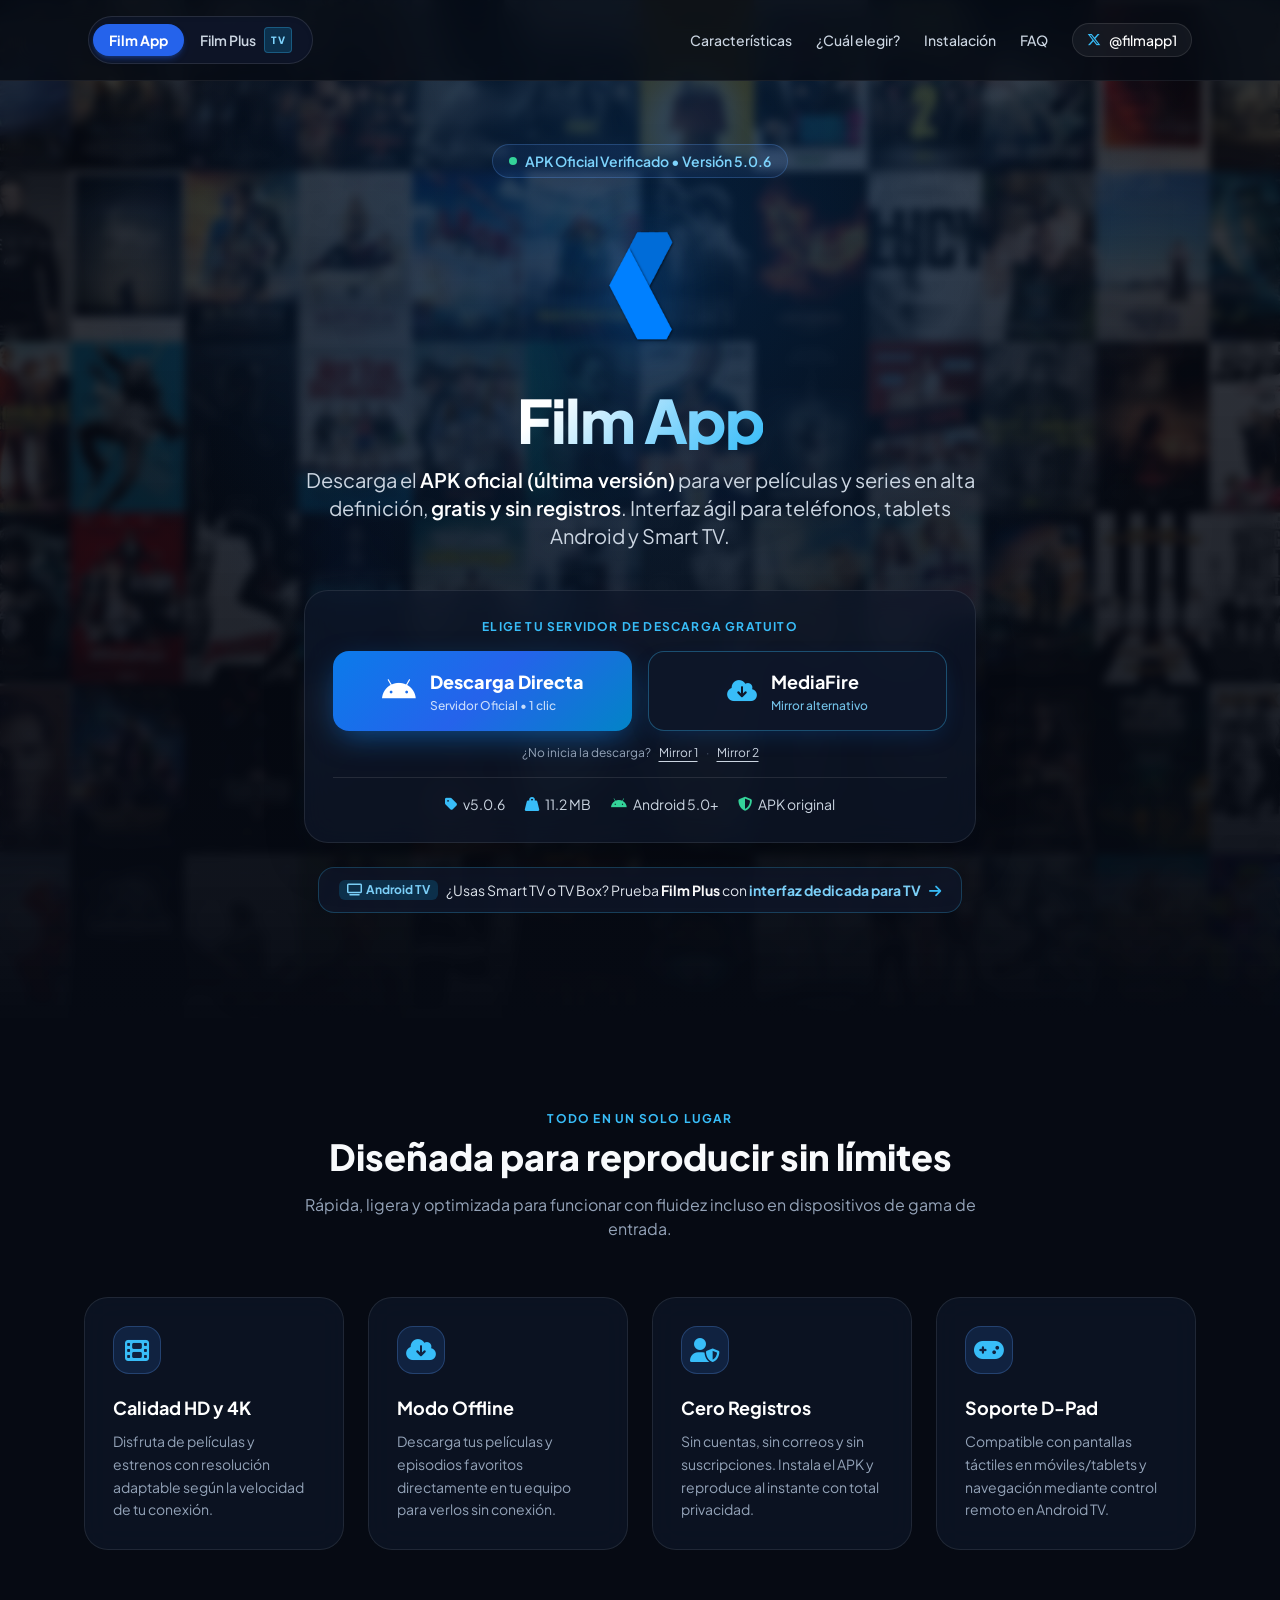
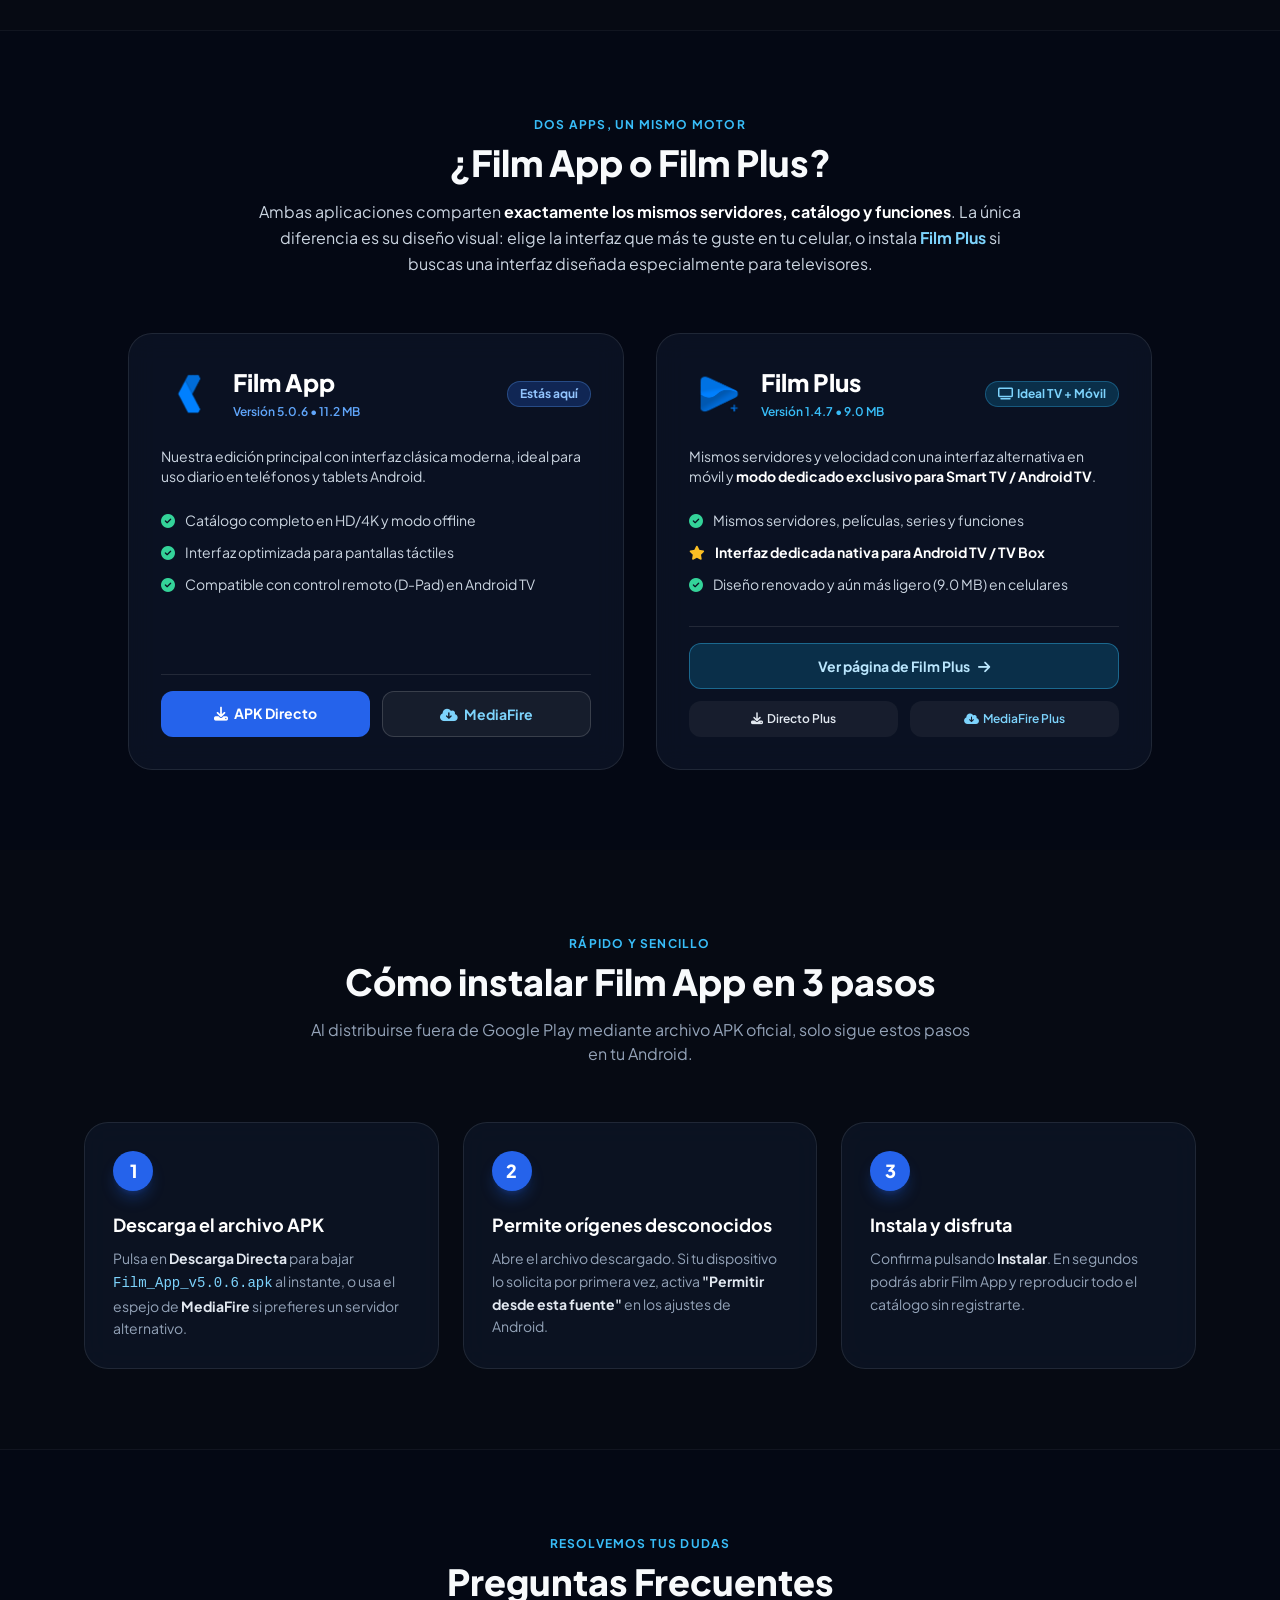
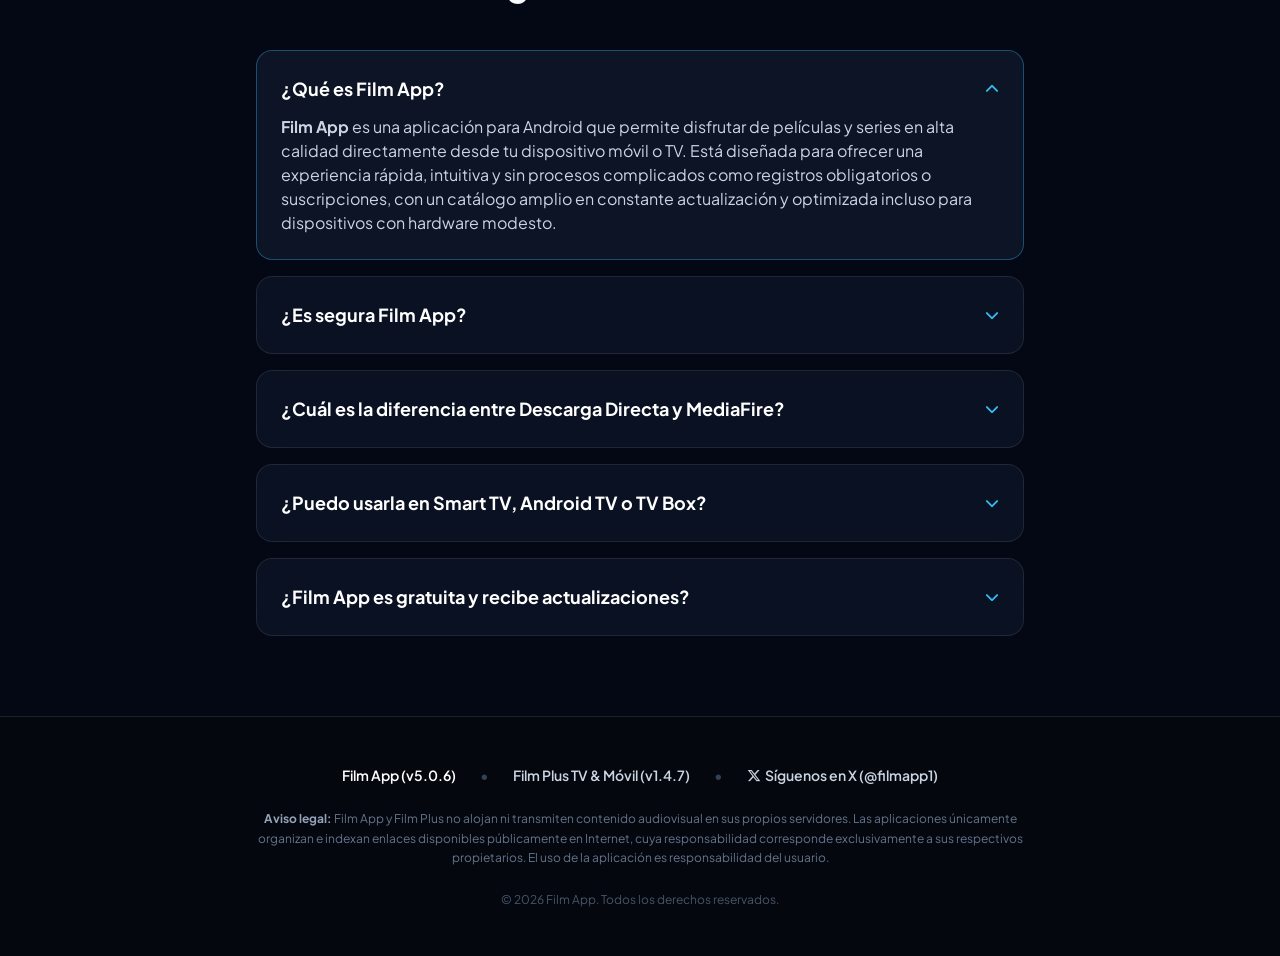
<file: index.html>
<!DOCTYPE html>
<html lang="es">
<head>
    <meta charset="UTF-8">
    <meta name="viewport" content="width=device-width, initial-scale=1.0">

    <!-- OpenGraph -->
    <meta property="og:type" content="website">
    <meta property="og:site_name" content="Film App">
    <meta name="application-name" content="Film App">
    <meta property="og:title" content="Film App APK | Descargar Última Versión Oficial v5.0.6 Gratis">
    <meta property="og:description" content="Descarga Film App v5.0.6 para Android y disfruta películas y series en HD sin registros ni suscripciones. Descarga directa y espejo en MediaFire.">
    <meta property="og:image" content="https://film-app.github.io/assets/og-image.png">
    <meta property="og:image:width" content="1200">
    <meta property="og:image:height" content="630">
    <meta property="og:url" content="https://film-app.github.io/">

    <!-- Twitter -->
    <meta name="twitter:card" content="summary_large_image">
    <meta name="twitter:title" content="Film App | Descargar APK Oficial">
    <meta name="twitter:description" content="Películas y series en HD sin registros ni suscripciones. Descarga directa y MediaFire.">
    <meta name="twitter:image" content="https://film-app.github.io/assets/og-image-v2-x.png">

    <!-- Icons -->
    <link rel="icon" type="image/png" sizes="32x32" href="assets/favicon-32x32.png">
    <link rel="icon" type="image/png" sizes="16x16" href="assets/favicon-16x16.png">
    <link rel="apple-touch-icon" sizes="180x180" href="assets/apple-touch-icon.png">

    <title>Film App APK | Descargar Última Versión Oficial v5.0.6 Gratis (Android)</title>
    <meta name="description" content="Descargar Film App APK v5.0.6 (Última Versión Oficial 2026) gratis para Android y Smart TV. Películas y series en HD sin registro por descarga directa o MediaFire.">
    <meta name="keywords" content="film app, film app apk, descargar film app, film app apk última versión, film apk, film plus, películas y series android">
    <link rel="canonical" href="https://film-app.github.io/">

    <!-- Structured Data (Schema.org) -->
    <script type="application/ld+json">
    {
      "@context": "https://schema.org",
      "@graph": [
        {
          "@type": "WebSite",
          "name": "Film App",
          "alternateName": ["Film App APK", "Film Plus", "Film App Oficial"],
          "url": "https://film-app.github.io/"
        },
        {
          "@type": "SoftwareApplication",
          "name": "Film App",
          "alternateName": "Film App APK",
          "operatingSystem": "Android 5.0+",
          "applicationCategory": "EntertainmentApplication",
          "softwareVersion": "5.0.6",
          "fileSize": "11.2 MB",
          "url": "https://film-app.github.io/",
          "downloadUrl": "https://github.com/film-app/film-app.github.io/raw/refs/heads/main/Film_App_v5.0.6.apk",
          "image": "https://film-app.github.io/assets/og-image.png",
          "author": {
            "@type": "Organization",
            "name": "Film App",
            "url": "https://film-app.github.io/",
            "sameAs": [
              "https://x.com/filmapp1"
            ]
          },
          "offers": {
            "@type": "Offer",
            "price": "0",
            "priceCurrency": "USD"
          }
        },
        {
          "@type": "FAQPage",
          "mainEntity": [
            {
              "@type": "Question",
              "name": "¿Qué es Film App?",
              "acceptedAnswer": {
                "@type": "Answer",
                "text": "Film App es una aplicación gratuita para Android que permite disfrutar de películas y series en alta definición (HD) directamente desde tu teléfono, tablet o Smart TV sin registros obligatorios ni suscripciones."
              }
            },
            {
              "@type": "Question",
              "name": "¿Es segura Film App?",
              "acceptedAnswer": {
                "@type": "Answer",
                "text": "Sí. El archivo APK oficial de Film App se distribuye sin modificaciones maliciosas, sin permisos innecesarios y sin procesos ocultos. No solicita datos personales, correos ni tarjetas de crédito."
              }
            },
            {
              "@type": "Question",
              "name": "¿Cuál es la diferencia entre Descarga Directa y MediaFire?",
              "acceptedAnswer": {
                "@type": "Answer",
                "text": "El archivo APK es exactamente el mismo (Film_App_v5.0.6.apk), original y verificado en ambos botones. La Descarga Directa inicia inmediatamente desde nuestro repositorio oficial y MediaFire funciona como espejo alternativo."
              }
            },
            {
              "@type": "Question",
              "name": "¿Puedo usar Film App en Smart TV, Android TV o TV Box?",
              "acceptedAnswer": {
                "@type": "Answer",
                "text": "Sí, tanto Film App como Film Plus tienen soporte para control remoto (D-Pad). Para televisores o TV Box recomendamos especialmente Film Plus porque cuenta con una interfaz dedicada para pantallas de TV."
              }
            },
            {
              "@type": "Question",
              "name": "¿Film App es gratuita y recibe actualizaciones?",
              "acceptedAnswer": {
                "@type": "Answer",
                "text": "Sí, es 100% gratuita y recibe actualizaciones periódicas para optimizar estabilidad, catálogo y compatibilidad con Android."
              }
            }
          ]
        }
      ]
    }
    </script>

    <!-- Styles & Icons -->
    <link rel="stylesheet" href="https://cdnjs.cloudflare.com/ajax/libs/font-awesome/6.5.0/css/all.min.css">
    <link rel="stylesheet" href="assets/styles.css">
</head>

<body class="antialiased selection:bg-blue-600 selection:text-white">

    <!-- NAVBAR -->
    <header class="fixed top-0 inset-x-0 z-50 nav-blur">
        <div class="max-w-6xl mx-auto px-4 sm:px-6 h-16 sm:h-20 flex items-center justify-center lg:justify-between gap-3">
            <!-- App Switcher Pill -->
            <nav aria-label="Selector de aplicación" class="flex items-center p-1 rounded-full bg-slate-900/90 border border-white/10 shadow-inner">
                <a href="https://film-app.github.io/"
                   class="flex items-center gap-2 px-4 py-1.5 rounded-full text-xs sm:text-sm font-bold bg-blue-600 text-white shadow-md shadow-blue-600/30 transition">
                    <span>Film App</span>
                </a>
                <a href="plus/"
                   class="flex items-center gap-2 px-4 py-1.5 rounded-full text-xs sm:text-sm font-semibold text-slate-300 hover:text-white transition">
                    <span>Film Plus</span>
                    <span class="px-1.5 py-0.5 text-[10px] font-extrabold uppercase tracking-wider rounded bg-sky-500/20 text-sky-300 border border-sky-400/30">TV</span>
                </a>
            </nav>

            <!-- Desktop Links & Social -->
            <div class="hidden lg:flex items-center gap-6 text-sm font-medium text-slate-300">
                <a href="#caracteristicas" class="hover:text-white transition">Características</a>
                <a href="#comparativa" class="hover:text-white transition">¿Cuál elegir?</a>
                <a href="#instalacion" class="hover:text-white transition">Instalación</a>
                <a href="#faq" class="hover:text-white transition">FAQ</a>
                <a href="https://x.com/filmapp1" target="_blank" rel="noopener noreferrer"
                   class="inline-flex items-center gap-2 px-3.5 py-1.5 rounded-full bg-white/5 hover:bg-white/10 border border-white/10 text-white transition">
                    <i class="fab fa-x-twitter text-sky-400"></i>
                    <span>@filmapp1</span>
                </a>
            </div>
        </div>
    </header>

    <!-- HERO -->
    <section class="hero-cinema pt-28 pb-20 md:pt-36 md:pb-28 px-5" style="background-image: url('assets/bg-image.jpg');">
        <div class="max-w-4xl mx-auto text-center flex flex-col items-center">

            <!-- Version Badge -->
            <div class="inline-flex items-center gap-2 px-4 py-1.5 rounded-full bg-blue-500/10 border border-blue-400/25 text-sky-300 text-xs sm:text-sm font-semibold mb-7">
                <span class="w-2 h-2 rounded-full bg-emerald-400 animate-pulse"></span>
                <span>APK Oficial Verificado • Versión 5.0.6</span>
            </div>

            <!-- App Logo -->
            <div class="mb-6">
                <img src="assets/logo.webp"
                     alt="Film App Logo"
                     class="w-28 sm:w-36 md:w-40 mx-auto app-logo-glow">
            </div>

            <!-- Title -->
            <h1 class="text-4xl sm:text-6xl font-extrabold tracking-tight mb-4 text-gradient-blue">
                Film App
            </h1>

            <!-- Tagline -->
            <p class="text-slate-300 text-base sm:text-lg md:text-xl max-w-2xl leading-relaxed mb-10">
                Descarga el <strong class="text-white font-semibold">APK oficial (última versión)</strong> para ver películas y series en alta definición, <strong class="text-white font-semibold">gratis y sin registros</strong>. Interfaz ágil para teléfonos, tablets Android y Smart TV.
            </p>

            <!-- DUAL DOWNLOAD HUB -->
            <div class="w-full max-w-2xl glass-card rounded-3xl p-5 sm:p-7 shadow-2xl">
                <p class="text-xs font-bold uppercase tracking-widest text-sky-400 mb-4">
                    Elige tu servidor de descarga gratuito
                </p>

                <div class="grid grid-cols-1 sm:grid-cols-2 gap-4">
                    <!-- Direct Download -->
                    <a href="https://github.com/film-app/film-app.github.io/raw/refs/heads/main/Film_App_v5.0.6.apk"
                       onclick="setTimeout(()=>location.href='gracias.html?app=film-app', 3500)"
                       class="btn-direct btn-pulse rounded-2xl px-6 py-4 flex items-center justify-center gap-3.5 text-left group">
                        <i class="fab fa-android text-3xl text-white shrink-0 group-hover:scale-110 transition-transform"></i>
                        <div>
                            <span class="block text-base sm:text-lg font-extrabold text-white leading-tight">
                                Descarga Directa
                            </span>
                            <span class="block text-xs text-blue-100/90 font-medium mt-0.5">
                                Servidor Oficial • 1 clic
                            </span>
                        </div>
                    </a>

                    <!-- MediaFire Mirror -->
                    <a href="https://www.mediafire.com/file/uz4irngopemz9eb/Film_App_v5.0.6.apk/file"
                       target="_blank"
                       rel="noopener noreferrer"
                       class="btn-mediafire rounded-2xl px-6 py-4 flex items-center justify-center gap-3.5 text-left group">
                        <i class="fas fa-cloud-arrow-down text-2xl text-sky-400 shrink-0 group-hover:scale-110 transition-transform"></i>
                        <div>
                            <span class="block text-base sm:text-lg font-bold text-white leading-tight">
                                MediaFire
                            </span>
                            <span class="block text-xs text-sky-300/90 font-medium mt-0.5">
                                Mirror alternativo
                            </span>
                        </div>
                    </a>
                </div>

                <!-- Discreet Mirrors for Direct Download -->
                <p class="mt-3.5 text-xs text-slate-400">
                    ¿No inicia la descarga?
                    <a href="https://cdn.jsdelivr.net/gh/film-app/film-app.github.io@main/Film_App_v5.0.6.apk"
                       onclick="setTimeout(()=>location.href='gracias.html?app=film-app', 3500)"
                       class="ml-1.5 text-slate-300 hover:text-sky-400 underline underline-offset-4 transition">Mirror 1</a>
                    <span class="mx-1.5 text-slate-600">·</span>
                    <a href="https://rawcdn.githack.com/film-app/film-app.github.io/main/Film_App_v5.0.6.apk"
                       onclick="setTimeout(()=>location.href='gracias.html?app=film-app', 3500)"
                       class="text-slate-300 hover:text-sky-400 underline underline-offset-4 transition">Mirror 2</a>
                </p>

                <!-- Technical Specs Pills -->
                <div class="mt-4 pt-4 border-t border-white/10 flex flex-wrap items-center justify-center gap-x-5 gap-y-2 text-xs sm:text-sm text-slate-300">
                    <span class="inline-flex items-center gap-1.5">
                        <i class="fas fa-tag text-sky-400"></i> v5.0.6
                    </span>
                    <span class="inline-flex items-center gap-1.5">
                        <i class="fas fa-weight-hanging text-sky-400"></i> 11.2 MB
                    </span>
                    <span class="inline-flex items-center gap-1.5">
                        <i class="fab fa-android text-emerald-400"></i> Android 5.0+
                    </span>
                    <span class="inline-flex items-center gap-1.5">
                        <i class="fas fa-shield-halved text-emerald-400"></i> APK original
                    </span>
                </div>
            </div>

            <!-- Contextual TV Cross-Promo Banner -->
            <a href="plus/"
               class="mt-6 inline-flex flex-wrap items-center justify-center gap-2 px-5 py-3 rounded-2xl bg-slate-900/80 hover:bg-slate-800/90 border border-sky-400/25 hover:border-sky-400/60 text-xs sm:text-sm text-slate-200 transition group max-w-2xl">
                <span class="px-2 py-0.5 rounded-md bg-sky-500/20 text-sky-300 font-bold text-xs shrink-0">
                    <i class="fas fa-tv mr-1"></i>Android TV
                </span>
                <span>
                    ¿Usas Smart TV o TV Box? Prueba <strong class="text-white">Film Plus</strong> con <strong class="text-sky-300">interfaz dedicada para TV</strong>
                    <i class="fas fa-arrow-right text-sky-400 ml-1.5 group-hover:translate-x-1 transition-transform"></i>
                </span>
            </a>

        </div>
    </section>

    <!-- FEATURES -->
    <section id="caracteristicas" class="py-20 px-5 max-w-6xl mx-auto">
        <div class="text-center max-w-2xl mx-auto mb-14">
            <span class="text-sky-400 text-xs font-bold uppercase tracking-widest">Todo en un solo lugar</span>
            <h2 class="text-3xl sm:text-4xl font-extrabold mt-2 mb-4">Diseñada para reproducir sin límites</h2>
            <p class="text-slate-400">
                Rápida, ligera y optimizada para funcionar con fluidez incluso en dispositivos de gama de entrada.
            </p>
        </div>

        <div class="grid grid-cols-1 sm:grid-cols-2 lg:grid-cols-4 gap-6">
            <div class="glass-card glass-card-lift p-7 rounded-3xl">
                <div class="w-12 h-12 rounded-2xl bg-blue-500/15 border border-blue-400/25 flex items-center justify-center mb-5">
                    <i class="fas fa-film text-2xl text-sky-400"></i>
                </div>
                <h3 class="text-lg font-bold mb-2 text-white">Calidad HD y 4K</h3>
                <p class="text-sm text-slate-400 leading-relaxed">
                    Disfruta de películas y estrenos con resolución adaptable según la velocidad de tu conexión.
                </p>
            </div>

            <div class="glass-card glass-card-lift p-7 rounded-3xl">
                <div class="w-12 h-12 rounded-2xl bg-blue-500/15 border border-blue-400/25 flex items-center justify-center mb-5">
                    <i class="fas fa-cloud-arrow-down text-2xl text-sky-400"></i>
                </div>
                <h3 class="text-lg font-bold mb-2 text-white">Modo Offline</h3>
                <p class="text-sm text-slate-400 leading-relaxed">
                    Descarga tus películas y episodios favoritos directamente en tu equipo para verlos sin conexión.
                </p>
            </div>

            <div class="glass-card glass-card-lift p-7 rounded-3xl">
                <div class="w-12 h-12 rounded-2xl bg-blue-500/15 border border-blue-400/25 flex items-center justify-center mb-5">
                    <i class="fas fa-user-shield text-2xl text-sky-400"></i>
                </div>
                <h3 class="text-lg font-bold mb-2 text-white">Cero Registros</h3>
                <p class="text-sm text-slate-400 leading-relaxed">
                    Sin cuentas, sin correos y sin suscripciones. Instala el APK y reproduce al instante con total privacidad.
                </p>
            </div>

            <div class="glass-card glass-card-lift p-7 rounded-3xl">
                <div class="w-12 h-12 rounded-2xl bg-blue-500/15 border border-blue-400/25 flex items-center justify-center mb-5">
                    <i class="fas fa-gamepad text-2xl text-sky-400"></i>
                </div>
                <h3 class="text-lg font-bold mb-2 text-white">Soporte D-Pad</h3>
                <p class="text-sm text-slate-400 leading-relaxed">
                    Compatible con pantallas táctiles en móviles/tablets y navegación mediante control remoto en Android TV.
                </p>
            </div>
        </div>
    </section>

    <!-- APP COMPARISON (FILM APP VS FILM PLUS) -->
    <section id="comparativa" class="py-20 px-5 border-t border-white/5 bg-slate-950/40">
        <div class="max-w-5xl mx-auto">
            <div class="text-center max-w-3xl mx-auto mb-14">
                <span class="text-sky-400 text-xs font-bold uppercase tracking-widest">Dos apps, un mismo motor</span>
                <h2 class="text-3xl sm:text-4xl font-extrabold mt-2 mb-4">¿Film App o Film Plus?</h2>
                <p class="text-slate-300 leading-relaxed">
                    Ambas aplicaciones comparten <strong class="text-white">exactamente los mismos servidores, catálogo y funciones</strong>.
                    La única diferencia es su diseño visual: elige la interfaz que más te guste en tu celular, o instala <strong class="text-sky-300">Film Plus</strong> si buscas una interfaz diseñada especialmente para televisores.
                </p>
            </div>

            <div class="grid grid-cols-1 md:grid-cols-2 gap-8">
                <!-- Card Film App -->
                <div class="glass-card rounded-3xl p-8 border-2 border-blue-500/50 relative flex flex-col justify-between">
                    <div>
                        <div class="flex items-center justify-between gap-4 mb-6">
                            <div class="flex items-center gap-4">
                                <img src="assets/logo.webp" alt="Film App" class="w-14 h-14 object-contain">
                                <div>
                                    <h3 class="text-2xl font-extrabold text-white">Film App</h3>
                                    <span class="text-xs font-semibold text-blue-400">Versión 5.0.6 • 11.2 MB</span>
                                </div>
                            </div>
                            <span class="px-3 py-1 rounded-full text-xs font-bold bg-blue-600/25 text-blue-300 border border-blue-400/30">
                                Estás aquí
                            </span>
                        </div>

                        <p class="text-sm text-slate-300 mb-6">
                            Nuestra edición principal con interfaz clásica moderna, ideal para uso diario en teléfonos y tablets Android.
                        </p>

                        <ul class="space-y-3 text-sm text-slate-300 mb-8">
                            <li class="flex items-start gap-2.5">
                                <i class="fas fa-check-circle text-emerald-400 mt-1"></i>
                                <span>Catálogo completo en HD/4K y modo offline</span>
                            </li>
                            <li class="flex items-start gap-2.5">
                                <i class="fas fa-check-circle text-emerald-400 mt-1"></i>
                                <span>Interfaz optimizada para pantallas táctiles</span>
                            </li>
                            <li class="flex items-start gap-2.5">
                                <i class="fas fa-check-circle text-emerald-400 mt-1"></i>
                                <span>Compatible con control remoto (D-Pad) en Android TV</span>
                            </li>
                        </ul>
                    </div>

                    <div class="grid grid-cols-2 gap-3 pt-4 border-t border-white/10">
                        <a href="https://github.com/film-app/film-app.github.io/raw/refs/heads/main/Film_App_v5.0.6.apk"
                           onclick="setTimeout(()=>location.href='gracias.html?app=film-app', 3500)"
                           class="py-3 px-4 rounded-xl bg-blue-600 hover:bg-blue-500 text-white text-xs sm:text-sm font-bold text-center transition">
                            <i class="fas fa-download mr-1.5"></i>APK Directo
                        </a>
                        <a href="https://www.mediafire.com/file/uz4irngopemz9eb/Film_App_v5.0.6.apk/file"
                           target="_blank" rel="noopener noreferrer"
                           class="py-3 px-4 rounded-xl bg-white/5 hover:bg-white/10 border border-white/15 text-sky-300 text-xs sm:text-sm font-bold text-center transition">
                            <i class="fas fa-cloud-arrow-down mr-1.5"></i>MediaFire
                        </a>
                    </div>
                </div>

                <!-- Card Film Plus -->
                <div class="glass-card rounded-3xl p-8 hover:border-sky-400/50 relative flex flex-col justify-between">
                    <div>
                        <div class="flex items-center justify-between gap-4 mb-6">
                            <div class="flex items-center gap-4">
                                <img src="assets/plus.webp" alt="Film Plus" class="w-14 h-14 object-contain">
                                <div>
                                    <h3 class="text-2xl font-extrabold text-white">Film Plus</h3>
                                    <span class="text-xs font-semibold text-sky-400">Versión 1.4.7 • 9.0 MB</span>
                                </div>
                            </div>
                            <span class="px-3 py-1 rounded-full text-xs font-bold bg-sky-500/20 text-sky-300 border border-sky-400/30">
                                <i class="fas fa-tv mr-1"></i>Ideal TV + Móvil
                            </span>
                        </div>

                        <p class="text-sm text-slate-300 mb-6">
                            Mismos servidores y velocidad con una interfaz alternativa en móvil y <strong class="text-white">modo dedicado exclusivo para Smart TV / Android TV</strong>.
                        </p>

                        <ul class="space-y-3 text-sm text-slate-300 mb-8">
                            <li class="flex items-start gap-2.5">
                                <i class="fas fa-check-circle text-emerald-400 mt-1"></i>
                                <span>Mismos servidores, películas, series y funciones</span>
                            </li>
                            <li class="flex items-start gap-2.5">
                                <i class="fas fa-star text-amber-400 mt-1"></i>
                                <span><strong class="text-white">Interfaz dedicada nativa para Android TV / TV Box</strong></span>
                            </li>
                            <li class="flex items-start gap-2.5">
                                <i class="fas fa-check-circle text-emerald-400 mt-1"></i>
                                <span>Diseño renovado y aún más ligero (9.0 MB) en celulares</span>
                            </li>
                        </ul>
                    </div>

                    <div class="space-y-3 pt-4 border-t border-white/10">
                        <a href="plus/"
                           class="block w-full py-3 px-4 rounded-xl bg-sky-500/20 hover:bg-sky-500/30 border border-sky-400/40 text-sky-200 text-sm font-bold text-center transition">
                            Ver página de Film Plus <i class="fas fa-arrow-right ml-1.5"></i>
                        </a>
                        <div class="grid grid-cols-2 gap-3">
                            <a href="https://github.com/film-app/film-app.github.io/raw/refs/heads/main/Film_Plus_v1.4.7.apk"
                               onclick="setTimeout(()=>location.href='gracias.html?app=film-plus', 3500)"
                               class="py-2.5 px-3 rounded-xl bg-white/5 hover:bg-white/10 text-slate-200 text-xs font-semibold text-center transition">
                                <i class="fas fa-download mr-1"></i>Directo Plus
                            </a>
                            <a href="https://www.mediafire.com/file/l7oq0yyk6backko/Film_Plus_v1.4.7.apk/file"
                               target="_blank" rel="noopener noreferrer"
                               class="py-2.5 px-3 rounded-xl bg-white/5 hover:bg-white/10 text-sky-300 text-xs font-semibold text-center transition">
                                <i class="fas fa-cloud-arrow-down mr-1"></i>MediaFire Plus
                            </a>
                        </div>
                    </div>
                </div>
            </div>
        </div>
    </section>

    <!-- INSTALLATION STEPS -->
    <section id="instalacion" class="py-20 px-5 max-w-6xl mx-auto">
        <div class="text-center max-w-2xl mx-auto mb-14">
            <span class="text-sky-400 text-xs font-bold uppercase tracking-widest">Rápido y sencillo</span>
            <h2 class="text-3xl sm:text-4xl font-extrabold mt-2 mb-4">Cómo instalar Film App en 3 pasos</h2>
            <p class="text-slate-400">
                Al distribuirse fuera de Google Play mediante archivo APK oficial, solo sigue estos pasos en tu Android.
            </p>
        </div>

        <div class="grid grid-cols-1 md:grid-cols-3 gap-6">
            <div class="glass-card p-7 rounded-3xl relative">
                <span class="inline-flex items-center justify-center w-10 h-10 rounded-full bg-blue-600 text-white font-extrabold text-lg mb-5 shadow-lg shadow-blue-600/30">1</span>
                <h3 class="text-lg font-bold text-white mb-2">Descarga el archivo APK</h3>
                <p class="text-sm text-slate-400 leading-relaxed">
                    Pulsa en <strong class="text-slate-200">Descarga Directa</strong> para bajar <code class="text-sky-300">Film_App_v5.0.6.apk</code> al instante, o usa el espejo de <strong class="text-slate-200">MediaFire</strong> si prefieres un servidor alternativo.
                </p>
            </div>

            <div class="glass-card p-7 rounded-3xl relative">
                <span class="inline-flex items-center justify-center w-10 h-10 rounded-full bg-blue-600 text-white font-extrabold text-lg mb-5 shadow-lg shadow-blue-600/30">2</span>
                <h3 class="text-lg font-bold text-white mb-2">Permite orígenes desconocidos</h3>
                <p class="text-sm text-slate-400 leading-relaxed">
                    Abre el archivo descargado. Si tu dispositivo lo solicita por primera vez, activa <strong class="text-slate-200">"Permitir desde esta fuente"</strong> en los ajustes de Android.
                </p>
            </div>

            <div class="glass-card p-7 rounded-3xl relative">
                <span class="inline-flex items-center justify-center w-10 h-10 rounded-full bg-blue-600 text-white font-extrabold text-lg mb-5 shadow-lg shadow-blue-600/30">3</span>
                <h3 class="text-lg font-bold text-white mb-2">Instala y disfruta</h3>
                <p class="text-sm text-slate-400 leading-relaxed">
                    Confirma pulsando <strong class="text-slate-200">Instalar</strong>. En segundos podrás abrir Film App y reproducir todo el catálogo sin registrarte.
                </p>
            </div>
        </div>
    </section>

    <!-- FAQ & SECURITY -->
    <section id="faq" class="py-20 px-5 border-t border-white/5 bg-slate-950/40">
        <div class="max-w-3xl mx-auto">
            <div class="text-center mb-12">
                <span class="text-sky-400 text-xs font-bold uppercase tracking-widest">Resolvemos tus dudas</span>
                <h2 class="text-3xl sm:text-4xl font-extrabold mt-2">Preguntas Frecuentes</h2>
            </div>

            <div class="space-y-4">
                <details class="faq-item glass-card rounded-2xl p-5 sm:p-6 transition" open>
                    <summary class="flex items-center justify-between gap-4 font-bold text-white text-base sm:text-lg">
                        <span>¿Qué es Film App?</span>
                        <i class="fas fa-chevron-down text-sky-400 text-sm faq-chevron shrink-0"></i>
                    </summary>
                    <p class="mt-3 text-sm sm:text-base text-slate-300 leading-relaxed">
                        <strong>Film App</strong> es una aplicación para Android que permite disfrutar de películas y series en alta calidad directamente desde tu dispositivo móvil o TV. Está diseñada para ofrecer una experiencia rápida, intuitiva y sin procesos complicados como registros obligatorios o suscripciones, con un catálogo amplio en constante actualización y optimizada incluso para dispositivos con hardware modesto.
                    </p>
                </details>

                <details class="faq-item glass-card rounded-2xl p-5 sm:p-6 transition">
                    <summary class="flex items-center justify-between gap-4 font-bold text-white text-base sm:text-lg">
                        <span>¿Es segura Film App?</span>
                        <i class="fas fa-chevron-down text-sky-400 text-sm faq-chevron shrink-0"></i>
                    </summary>
                    <p class="mt-3 text-sm sm:text-base text-slate-300 leading-relaxed">
                        Sí. El archivo APK oficial de <strong>Film App</strong> se distribuye sin modificaciones maliciosas, sin permisos innecesarios y sin ejecutar procesos ocultos en segundo plano. No solicita datos personales, correos ni tarjetas bancarias, y es revisado antes de cada publicación para garantizar su integridad.
                    </p>
                </details>

                <details class="faq-item glass-card rounded-2xl p-5 sm:p-6 transition">
                    <summary class="flex items-center justify-between gap-4 font-bold text-white text-base sm:text-lg">
                        <span>¿Cuál es la diferencia entre Descarga Directa y MediaFire?</span>
                        <i class="fas fa-chevron-down text-sky-400 text-sm faq-chevron shrink-0"></i>
                    </summary>
                    <p class="mt-3 text-sm sm:text-base text-slate-300 leading-relaxed">
                        El archivo APK es exactamente el mismo, original y verificado en ambos botones. La <strong>Descarga Directa</strong> inicia inmediatamente desde nuestro repositorio oficial, mientras que <strong>MediaFire</strong> actúa como servidor espejo de respaldo por si tu navegador o proveedor de internet limita las descargas directas.
                    </p>
                </details>

                <details class="faq-item glass-card rounded-2xl p-5 sm:p-6 transition">
                    <summary class="flex items-center justify-between gap-4 font-bold text-white text-base sm:text-lg">
                        <span>¿Puedo usarla en Smart TV, Android TV o TV Box?</span>
                        <i class="fas fa-chevron-down text-sky-400 text-sm faq-chevron shrink-0"></i>
                    </summary>
                    <p class="mt-3 text-sm sm:text-base text-slate-300 leading-relaxed">
                        ¡Sí! Tanto <strong>Film App</strong> como <strong>Film Plus</strong> tienen soporte completo para control remoto (D-Pad). Sin embargo, si usas un televisor o TV Box te recomendamos especialmente <a href="plus/" class="text-sky-400 underline hover:text-sky-300">descargar Film Plus</a>, ya que cuenta con una interfaz diseñada específicamente para pantallas de TV.
                    </p>
                </details>

                <details class="faq-item glass-card rounded-2xl p-5 sm:p-6 transition">
                    <summary class="flex items-center justify-between gap-4 font-bold text-white text-base sm:text-lg">
                        <span>¿Film App es gratuita y recibe actualizaciones?</span>
                        <i class="fas fa-chevron-down text-sky-400 text-sm faq-chevron shrink-0"></i>
                    </summary>
                    <p class="mt-3 text-sm sm:text-base text-slate-300 leading-relaxed">
                        Es 100% gratuita. Publicamos actualizaciones periódicas para optimizar la estabilidad, compatibilidad con nuevas versiones de Android y mejoras en los servidores. Puedes seguirnos en <a href="https://x.com/filmapp1" target="_blank" rel="noopener noreferrer" class="text-sky-400 underline hover:text-sky-300">@filmapp1</a> para enterarte de cada nueva versión.
                    </p>
                </details>
            </div>
        </div>
    </section>

    <!-- FOOTER -->
    <footer class="py-12 px-5 border-t border-white/10 bg-[#04070e]">
        <div class="max-w-5xl mx-auto text-center space-y-6">
            <div class="flex flex-wrap items-center justify-center gap-6 text-sm font-semibold text-slate-300">
                <a href="https://film-app.github.io/" class="text-white hover:text-sky-400 transition">Film App (v5.0.6)</a>
                <span class="text-slate-700">•</span>
                <a href="plus/" class="hover:text-sky-400 transition">Film Plus TV & Móvil (v1.4.7)</a>
                <span class="text-slate-700">•</span>
                <a href="https://x.com/filmapp1" target="_blank" rel="noopener noreferrer" class="hover:text-sky-400 transition">
                    <i class="fab fa-x-twitter mr-1"></i>Síguenos en X (@filmapp1)
                </a>
            </div>

            <p class="text-xs text-slate-500 max-w-3xl mx-auto leading-relaxed">
                <strong class="text-slate-400">Aviso legal:</strong>
                Film App y Film Plus no alojan ni transmiten contenido audiovisual en sus propios servidores. Las aplicaciones únicamente organizan e indexan enlaces disponibles públicamente en Internet, cuya responsabilidad corresponde exclusivamente a sus respectivos propietarios. El uso de la aplicación es responsabilidad del usuario.
            </p>

            <p class="text-xs text-slate-600">
                © 2026 Film App. Todos los derechos reservados.
            </p>
        </div>
    </footer>

</body>
</html>
</file>
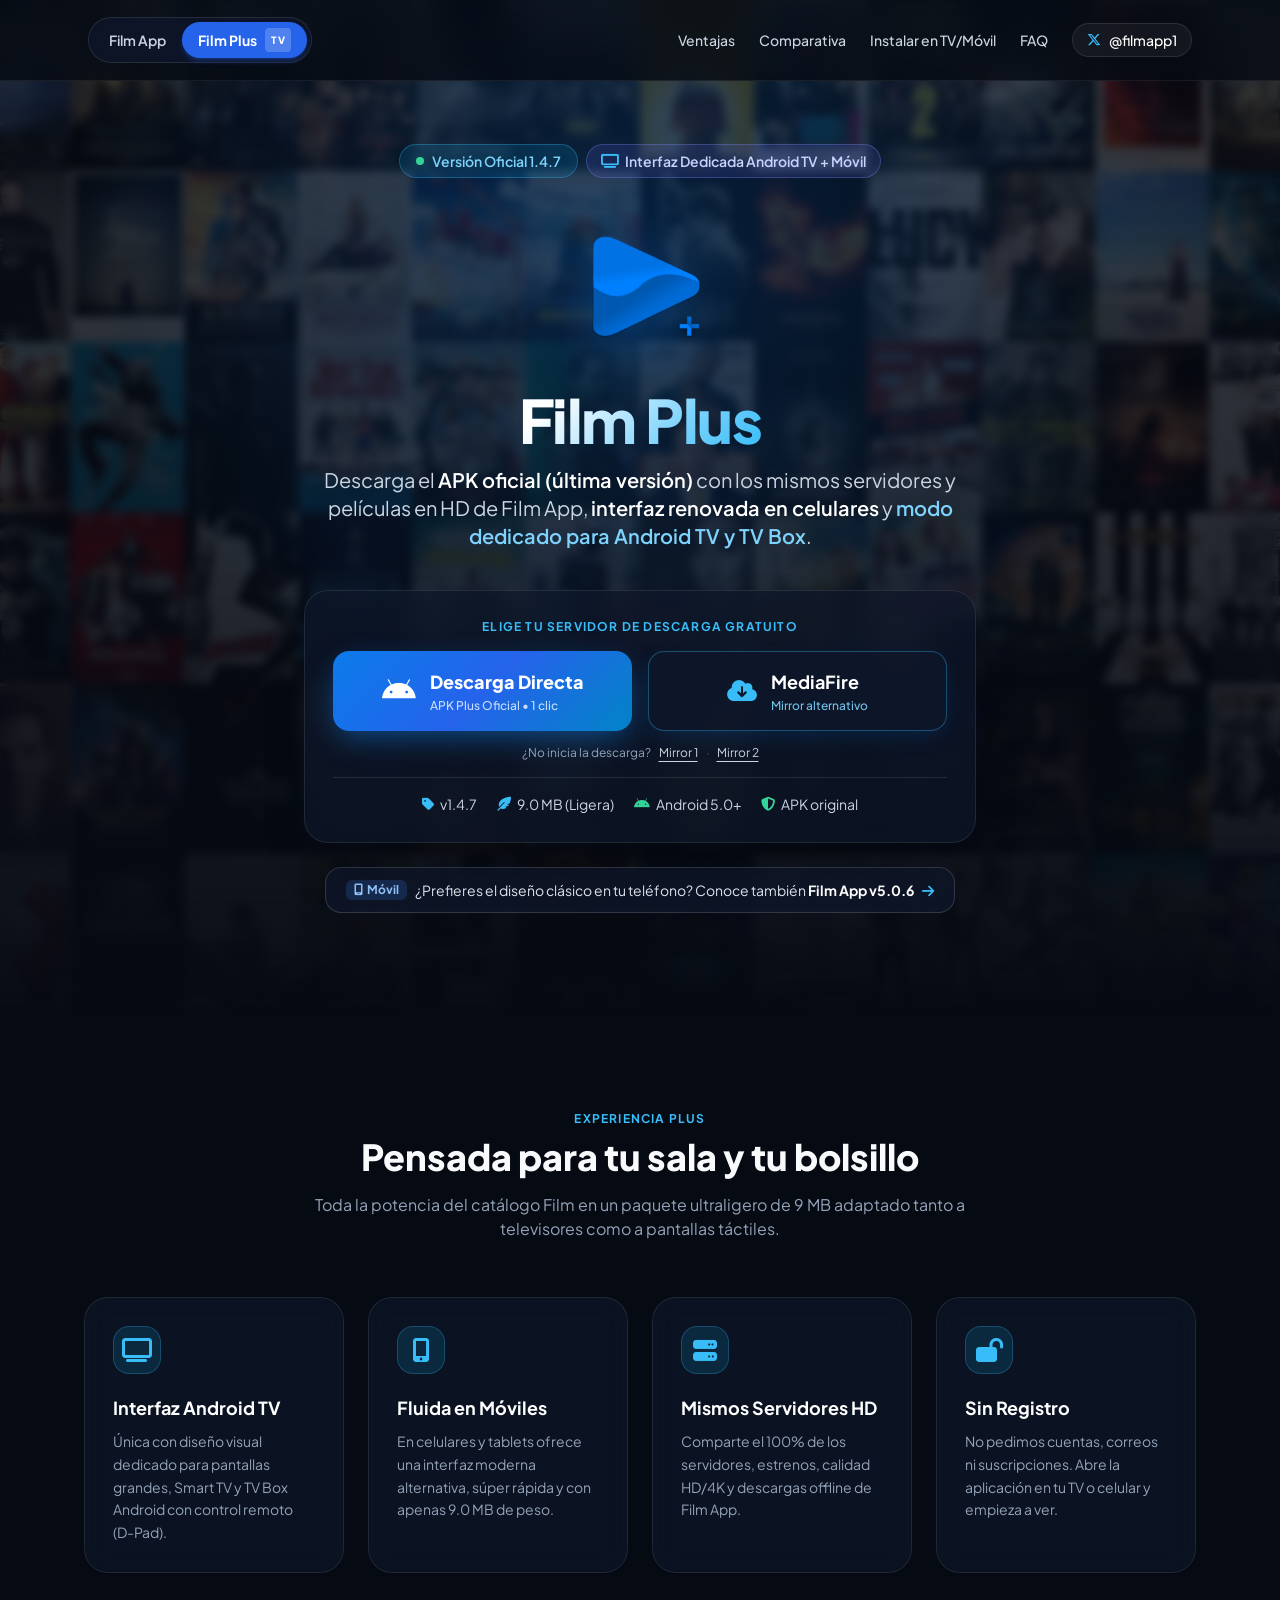
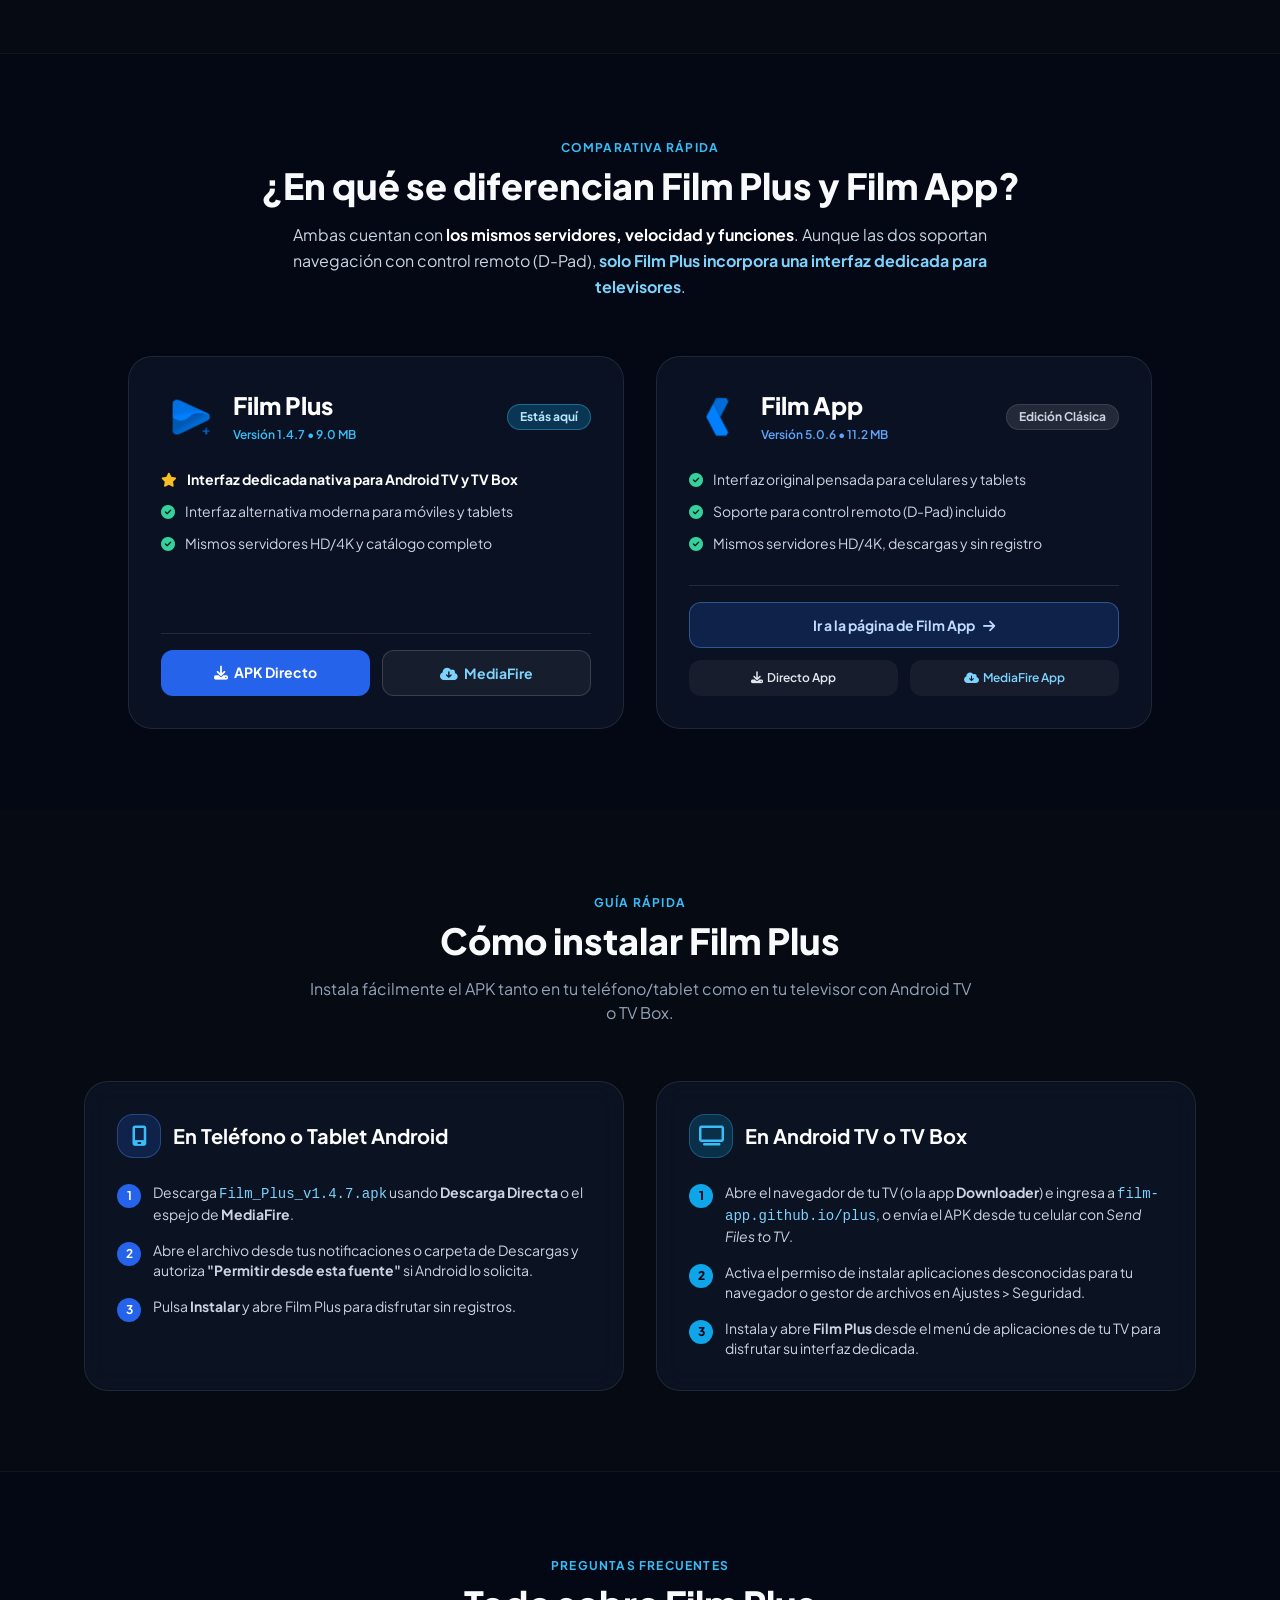
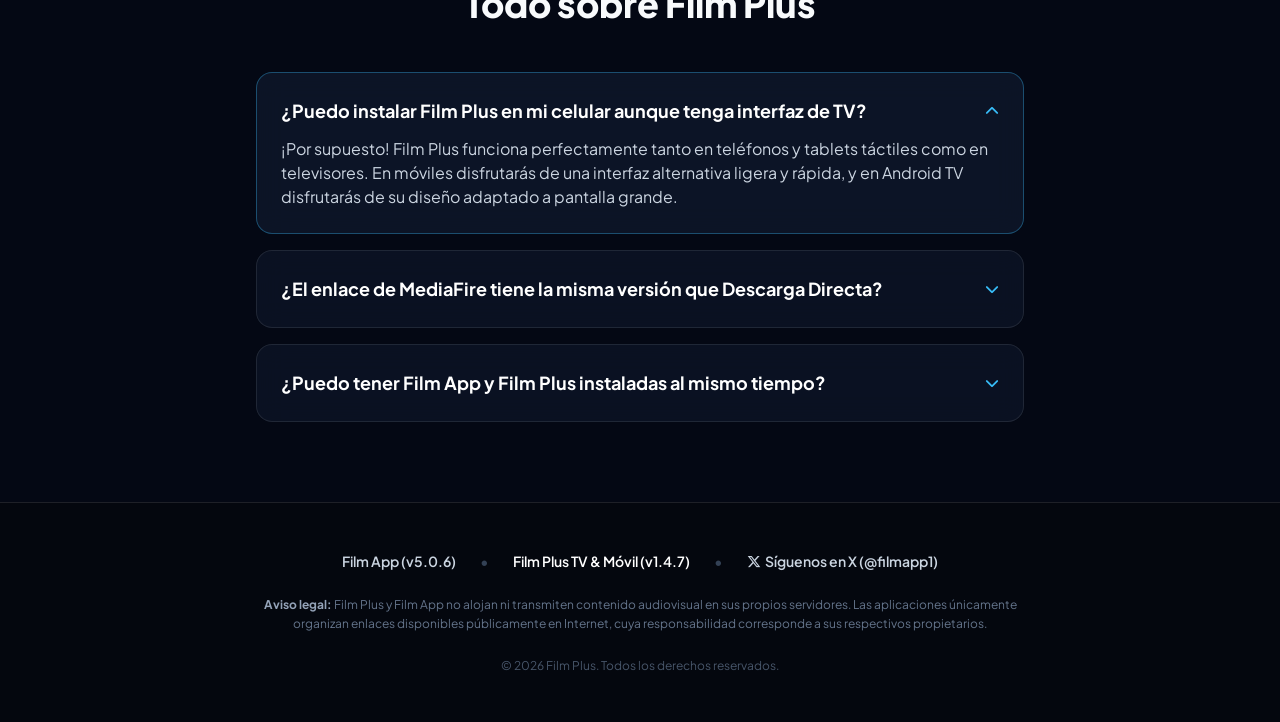
<file: plus/index.html>
<!DOCTYPE html>
<html lang="es">
<head>
    <meta charset="UTF-8">
    <meta name="viewport" content="width=device-width, initial-scale=1.0">

    <title>Film Plus APK | Descargar Última Versión Oficial v1.4.7 (Android TV y Móvil)</title>
    <meta name="description" content="Descargar Film Plus APK v1.4.7 (Última Versión Oficial 2026) gratis para Android TV, TV Box y celulares. Películas y series en HD por descarga directa o MediaFire.">
    <meta name="keywords" content="film plus, film plus apk, descargar film plus, film app android tv, smart tv apk, tv box películas">
    <link rel="canonical" href="https://film-app.github.io/plus/">

    <!-- Structured Data (Schema.org) -->
    <script type="application/ld+json">
    {
      "@context": "https://schema.org",
      "@graph": [
        {
          "@type": "WebSite",
          "name": "Film Plus",
          "alternateName": ["Film Plus APK", "Film App", "Film Plus TV"],
          "url": "https://film-app.github.io/plus/"
        },
        {
          "@type": "SoftwareApplication",
          "name": "Film Plus",
          "alternateName": "Film Plus APK",
          "operatingSystem": "Android 5.0+ / Android TV",
          "applicationCategory": "EntertainmentApplication",
          "softwareVersion": "1.4.7",
          "fileSize": "9.0 MB",
          "url": "https://film-app.github.io/plus/",
          "downloadUrl": "https://github.com/film-app/film-app.github.io/raw/refs/heads/main/Film_Plus_v1.4.7.apk",
          "image": "https://film-app.github.io/assets/og-image-plus.png",
          "author": {
            "@type": "Organization",
            "name": "Film App",
            "url": "https://film-app.github.io/",
            "sameAs": [
              "https://x.com/filmapp1"
            ]
          },
          "offers": {
            "@type": "Offer",
            "price": "0",
            "priceCurrency": "USD"
          }
        },
        {
          "@type": "FAQPage",
          "mainEntity": [
            {
              "@type": "Question",
              "name": "¿Puedo instalar Film Plus en mi celular aunque tenga interfaz de TV?",
              "acceptedAnswer": {
                "@type": "Answer",
                "text": "Sí, Film Plus funciona perfectamente tanto en teléfonos y tablets táctiles como en televisores Android TV y TV Box."
              }
            },
            {
              "@type": "Question",
              "name": "¿El enlace de MediaFire tiene la misma versión que Descarga Directa?",
              "acceptedAnswer": {
                "@type": "Answer",
                "text": "Sí, ambos enlaces entregan exactamente el mismo archivo oficial Film_Plus_v1.4.7.apk."
              }
            },
            {
              "@type": "Question",
              "name": "¿Puedo tener Film App y Film Plus instaladas al mismo tiempo?",
              "acceptedAnswer": {
                "@type": "Answer",
                "text": "Sí, son paquetes independientes y pueden instalarse juntos en el mismo dispositivo sin conflicto."
              }
            }
          ]
        }
      ]
    }
    </script>

    <!-- OpenGraph -->
    <meta property="og:type" content="website">
    <meta property="og:site_name" content="Film Plus">
    <meta name="application-name" content="Film Plus">
    <meta property="og:title" content="Film Plus APK | Descargar Última Versión Oficial (Android TV & Móvil)">
    <meta property="og:description" content="Películas y series en HD sin registros. Mismos servidores que Film App con interfaz dedicada para Android TV y diseño ligero en móvil.">
    <meta property="og:image" content="https://film-app.github.io/assets/og-image-plus.png">
    <meta property="og:image:width" content="1200">
    <meta property="og:image:height" content="630">
    <meta property="og:url" content="https://film-app.github.io/plus/">

    <!-- Twitter -->
    <meta name="twitter:card" content="summary_large_image">
    <meta name="twitter:title" content="Film Plus | Descargar APK Oficial">
    <meta name="twitter:description" content="Interfaz dedicada para Android TV y móvil. Descarga directa y espejo en MediaFire.">
    <meta name="twitter:image" content="https://film-app.github.io/assets/og-image-plus.png">

    <!-- Icons -->
    <link rel="icon" type="image/png" sizes="32x32" href="../assets/favicon-32x32.png">
    <link rel="icon" type="image/png" sizes="16x16" href="../assets/favicon-16x16.png">
    <link rel="apple-touch-icon" sizes="180x180" href="../assets/apple-touch-icon.png">

    <!-- Styles & Icons -->
    <link rel="stylesheet" href="https://cdnjs.cloudflare.com/ajax/libs/font-awesome/6.5.0/css/all.min.css">
    <link rel="stylesheet" href="../assets/styles.css">
</head>

<body class="antialiased selection:bg-sky-500 selection:text-white">

    <!-- NAVBAR -->
    <header class="fixed top-0 inset-x-0 z-50 nav-blur">
        <div class="max-w-6xl mx-auto px-4 sm:px-6 h-16 sm:h-20 flex items-center justify-center lg:justify-between gap-3">
            <!-- App Switcher Pill -->
            <nav aria-label="Selector de aplicación" class="flex items-center p-1 rounded-full bg-slate-900/90 border border-white/10 shadow-inner">
                <a href="../"
                   class="flex items-center gap-2 px-4 py-1.5 rounded-full text-xs sm:text-sm font-semibold text-slate-300 hover:text-white transition">
                    <span>Film App</span>
                </a>
                <a href="https://film-app.github.io/plus/"
                   class="flex items-center gap-2 px-4 py-1.5 rounded-full text-xs sm:text-sm font-bold bg-blue-600 text-white shadow-md shadow-blue-600/30 transition">
                    <span>Film Plus</span>
                    <span class="px-1.5 py-0.5 text-[10px] font-extrabold uppercase tracking-wider rounded bg-white/20 text-white">TV</span>
                </a>
            </nav>

            <!-- Desktop Links & Social -->
            <div class="hidden lg:flex items-center gap-6 text-sm font-medium text-slate-300">
                <a href="#caracteristicas" class="hover:text-white transition">Ventajas</a>
                <a href="#comparativa" class="hover:text-white transition">Comparativa</a>
                <a href="#instalacion" class="hover:text-white transition">Instalar en TV/Móvil</a>
                <a href="#faq" class="hover:text-white transition">FAQ</a>
                <a href="https://x.com/filmapp1" target="_blank" rel="noopener noreferrer"
                   class="inline-flex items-center gap-2 px-3.5 py-1.5 rounded-full bg-white/5 hover:bg-white/10 border border-white/10 text-white transition">
                    <i class="fab fa-x-twitter text-sky-400"></i>
                    <span>@filmapp1</span>
                </a>
            </div>
        </div>
    </header>

    <!-- HERO -->
    <section class="hero-cinema pt-28 pb-20 md:pt-36 md:pb-28 px-5" style="background-image: url('../assets/bg-image.jpg');">
        <div class="max-w-4xl mx-auto text-center flex flex-col items-center">

            <!-- Badges -->
            <div class="flex flex-wrap items-center justify-center gap-2 mb-7">
                <div class="inline-flex items-center gap-2 px-4 py-1.5 rounded-full bg-sky-500/15 border border-sky-400/30 text-sky-300 text-xs sm:text-sm font-semibold">
                    <span class="w-2 h-2 rounded-full bg-emerald-400 animate-pulse"></span>
                    <span>Versión Oficial 1.4.7</span>
                </div>
                <div class="inline-flex items-center gap-1.5 px-3.5 py-1.5 rounded-full bg-indigo-500/15 border border-indigo-400/30 text-indigo-200 text-xs sm:text-sm font-semibold">
                    <i class="fas fa-tv text-sky-400"></i>
                    <span>Interfaz Dedicada Android TV + Móvil</span>
                </div>
            </div>

            <!-- App Logo -->
            <div class="mb-6">
                <img src="../assets/plus.webp"
                     alt="Film Plus Logo"
                     class="w-28 sm:w-36 md:w-40 mx-auto app-logo-glow">
            </div>

            <!-- Title -->
            <h1 class="text-4xl sm:text-6xl font-extrabold tracking-tight mb-4 text-gradient-blue">
                Film Plus
            </h1>

            <!-- Tagline -->
            <p class="text-slate-300 text-base sm:text-lg md:text-xl max-w-2xl leading-relaxed mb-10">
                Descarga el <strong class="text-white font-semibold">APK oficial (última versión)</strong> con los mismos servidores y películas en HD de Film App, <strong class="text-white font-semibold">interfaz renovada en celulares</strong> y <strong class="text-sky-300 font-semibold">modo dedicado para Android TV y TV Box</strong>.
            </p>

            <!-- DUAL DOWNLOAD HUB -->
            <div class="w-full max-w-2xl glass-card rounded-3xl p-5 sm:p-7 shadow-2xl">
                <p class="text-xs font-bold uppercase tracking-widest text-sky-400 mb-4">
                    Elige tu servidor de descarga gratuito
                </p>

                <div class="grid grid-cols-1 sm:grid-cols-2 gap-4">
                    <!-- Direct Download (Fixed branch to main!) -->
                    <a href="https://github.com/film-app/film-app.github.io/raw/refs/heads/main/Film_Plus_v1.4.7.apk"
                       onclick="setTimeout(()=>location.href='../gracias.html?app=film-plus', 3500)"
                       class="btn-direct btn-pulse rounded-2xl px-6 py-4 flex items-center justify-center gap-3.5 text-left group">
                        <i class="fab fa-android text-3xl text-white shrink-0 group-hover:scale-110 transition-transform"></i>
                        <div>
                            <span class="block text-base sm:text-lg font-extrabold text-white leading-tight">
                                Descarga Directa
                            </span>
                            <span class="block text-xs text-blue-100/90 font-medium mt-0.5">
                                APK Plus Oficial • 1 clic
                            </span>
                        </div>
                    </a>

                    <!-- MediaFire Mirror -->
                    <a href="https://www.mediafire.com/file/l7oq0yyk6backko/Film_Plus_v1.4.7.apk/file"
                       target="_blank"
                       rel="noopener noreferrer"
                       class="btn-mediafire rounded-2xl px-6 py-4 flex items-center justify-center gap-3.5 text-left group">
                        <i class="fas fa-cloud-arrow-down text-2xl text-sky-400 shrink-0 group-hover:scale-110 transition-transform"></i>
                        <div>
                            <span class="block text-base sm:text-lg font-bold text-white leading-tight">
                                MediaFire
                            </span>
                            <span class="block text-xs text-sky-300/90 font-medium mt-0.5">
                                Mirror alternativo
                            </span>
                        </div>
                    </a>
                </div>

                <!-- Discreet Mirrors for Direct Download -->
                <p class="mt-3.5 text-xs text-slate-400">
                    ¿No inicia la descarga?
                    <a href="https://cdn.jsdelivr.net/gh/film-app/film-app.github.io@main/Film_Plus_v1.4.7.apk"
                       onclick="setTimeout(()=>location.href='../gracias.html?app=film-plus', 3500)"
                       class="ml-1.5 text-slate-300 hover:text-sky-400 underline underline-offset-4 transition">Mirror 1</a>
                    <span class="mx-1.5 text-slate-600">·</span>
                    <a href="https://rawcdn.githack.com/film-app/film-app.github.io/main/Film_Plus_v1.4.7.apk"
                       onclick="setTimeout(()=>location.href='../gracias.html?app=film-plus', 3500)"
                       class="text-slate-300 hover:text-sky-400 underline underline-offset-4 transition">Mirror 2</a>
                </p>

                <!-- Technical Specs Pills -->
                <div class="mt-4 pt-4 border-t border-white/10 flex flex-wrap items-center justify-center gap-x-5 gap-y-2 text-xs sm:text-sm text-slate-300">
                    <span class="inline-flex items-center gap-1.5">
                        <i class="fas fa-tag text-sky-400"></i> v1.4.7
                    </span>
                    <span class="inline-flex items-center gap-1.5">
                        <i class="fas fa-feather-pointed text-sky-400"></i> 9.0 MB (Ligera)
                    </span>
                    <span class="inline-flex items-center gap-1.5">
                        <i class="fab fa-android text-emerald-400"></i> Android 5.0+
                    </span>
                    <span class="inline-flex items-center gap-1.5">
                        <i class="fas fa-shield-halved text-emerald-400"></i> APK original
                    </span>
                </div>
            </div>

            <!-- Sister App Switch Banner -->
            <a href="../"
               class="mt-6 inline-flex flex-wrap items-center justify-center gap-2 px-5 py-3 rounded-2xl bg-slate-900/80 hover:bg-slate-800/90 border border-white/15 hover:border-blue-400/50 text-xs sm:text-sm text-slate-200 transition group max-w-2xl">
                <span class="px-2 py-0.5 rounded-md bg-blue-500/20 text-blue-300 font-bold text-xs shrink-0">
                    <i class="fas fa-mobile-screen mr-1"></i>Móvil
                </span>
                <span>
                    ¿Prefieres el diseño clásico en tu teléfono? Conoce también <strong class="text-white">Film App v5.0.6</strong>
                    <i class="fas fa-arrow-right text-sky-400 ml-1.5 group-hover:translate-x-1 transition-transform"></i>
                </span>
            </a>

        </div>
    </section>

    <!-- FEATURES -->
    <section id="caracteristicas" class="py-20 px-5 max-w-6xl mx-auto">
        <div class="text-center max-w-2xl mx-auto mb-14">
            <span class="text-sky-400 text-xs font-bold uppercase tracking-widest">Experiencia Plus</span>
            <h2 class="text-3xl sm:text-4xl font-extrabold mt-2 mb-4">Pensada para tu sala y tu bolsillo</h2>
            <p class="text-slate-400">
                Toda la potencia del catálogo Film en un paquete ultraligero de 9 MB adaptado tanto a televisores como a pantallas táctiles.
            </p>
        </div>

        <div class="grid grid-cols-1 sm:grid-cols-2 lg:grid-cols-4 gap-6">
            <div class="glass-card glass-card-lift p-7 rounded-3xl">
                <div class="w-12 h-12 rounded-2xl bg-sky-500/15 border border-sky-400/25 flex items-center justify-center mb-5">
                    <i class="fas fa-tv text-2xl text-sky-400"></i>
                </div>
                <h3 class="text-lg font-bold mb-2 text-white">Interfaz Android TV</h3>
                <p class="text-sm text-slate-400 leading-relaxed">
                    Única con diseño visual dedicado para pantallas grandes, Smart TV y TV Box Android con control remoto (D-Pad).
                </p>
            </div>

            <div class="glass-card glass-card-lift p-7 rounded-3xl">
                <div class="w-12 h-12 rounded-2xl bg-sky-500/15 border border-sky-400/25 flex items-center justify-center mb-5">
                    <i class="fas fa-mobile-screen-button text-2xl text-sky-400"></i>
                </div>
                <h3 class="text-lg font-bold mb-2 text-white">Fluida en Móviles</h3>
                <p class="text-sm text-slate-400 leading-relaxed">
                    En celulares y tablets ofrece una interfaz moderna alternativa, súper rápida y con apenas 9.0 MB de peso.
                </p>
            </div>

            <div class="glass-card glass-card-lift p-7 rounded-3xl">
                <div class="w-12 h-12 rounded-2xl bg-sky-500/15 border border-sky-400/25 flex items-center justify-center mb-5">
                    <i class="fas fa-server text-2xl text-sky-400"></i>
                </div>
                <h3 class="text-lg font-bold mb-2 text-white">Mismos Servidores HD</h3>
                <p class="text-sm text-slate-400 leading-relaxed">
                    Comparte el 100% de los servidores, estrenos, calidad HD/4K y descargas offline de Film App.
                </p>
            </div>

            <div class="glass-card glass-card-lift p-7 rounded-3xl">
                <div class="w-12 h-12 rounded-2xl bg-sky-500/15 border border-sky-400/25 flex items-center justify-center mb-5">
                    <i class="fas fa-lock-open text-2xl text-sky-400"></i>
                </div>
                <h3 class="text-lg font-bold mb-2 text-white">Sin Registro</h3>
                <p class="text-sm text-slate-400 leading-relaxed">
                    No pedimos cuentas, correos ni suscripciones. Abre la aplicación en tu TV o celular y empieza a ver.
                </p>
            </div>
        </div>
    </section>

    <!-- COMPARISON SECTION -->
    <section id="comparativa" class="py-20 px-5 border-t border-white/5 bg-slate-950/40">
        <div class="max-w-5xl mx-auto">
            <div class="text-center max-w-3xl mx-auto mb-14">
                <span class="text-sky-400 text-xs font-bold uppercase tracking-widest">Comparativa Rápida</span>
                <h2 class="text-3xl sm:text-4xl font-extrabold mt-2 mb-4">¿En qué se diferencian Film Plus y Film App?</h2>
                <p class="text-slate-300 leading-relaxed">
                    Ambas cuentan con <strong class="text-white">los mismos servidores, velocidad y funciones</strong>. Aunque las dos soportan navegación con control remoto (D-Pad), <strong class="text-sky-300">solo Film Plus incorpora una interfaz dedicada para televisores</strong>.
                </p>
            </div>

            <div class="grid grid-cols-1 md:grid-cols-2 gap-8">
                <!-- Card Film Plus (Active) -->
                <div class="glass-card rounded-3xl p-8 border-2 border-sky-500/50 relative flex flex-col justify-between">
                    <div>
                        <div class="flex items-center justify-between gap-4 mb-6">
                            <div class="flex items-center gap-4">
                                <img src="../assets/plus.webp" alt="Film Plus" class="w-14 h-14 object-contain">
                                <div>
                                    <h3 class="text-2xl font-extrabold text-white">Film Plus</h3>
                                    <span class="text-xs font-semibold text-sky-400">Versión 1.4.7 • 9.0 MB</span>
                                </div>
                            </div>
                            <span class="px-3 py-1 rounded-full text-xs font-bold bg-sky-500/25 text-sky-200 border border-sky-400/40">
                                Estás aquí
                            </span>
                        </div>

                        <ul class="space-y-3 text-sm text-slate-300 mb-8">
                            <li class="flex items-start gap-2.5">
                                <i class="fas fa-star text-amber-400 mt-1"></i>
                                <span><strong class="text-white">Interfaz dedicada nativa para Android TV y TV Box</strong></span>
                            </li>
                            <li class="flex items-start gap-2.5">
                                <i class="fas fa-check-circle text-emerald-400 mt-1"></i>
                                <span>Interfaz alternativa moderna para móviles y tablets</span>
                            </li>
                            <li class="flex items-start gap-2.5">
                                <i class="fas fa-check-circle text-emerald-400 mt-1"></i>
                                <span>Mismos servidores HD/4K y catálogo completo</span>
                            </li>
                        </ul>
                    </div>

                    <div class="grid grid-cols-2 gap-3 pt-4 border-t border-white/10">
                        <a href="https://github.com/film-app/film-app.github.io/raw/refs/heads/main/Film_Plus_v1.4.7.apk"
                           onclick="setTimeout(()=>location.href='../gracias.html?app=film-plus', 3500)"
                           class="py-3 px-4 rounded-xl bg-blue-600 hover:bg-blue-500 text-white text-xs sm:text-sm font-bold text-center transition">
                            <i class="fas fa-download mr-1.5"></i>APK Directo
                        </a>
                        <a href="https://www.mediafire.com/file/l7oq0yyk6backko/Film_Plus_v1.4.7.apk/file"
                           target="_blank" rel="noopener noreferrer"
                           class="py-3 px-4 rounded-xl bg-white/5 hover:bg-white/10 border border-white/15 text-sky-300 text-xs sm:text-sm font-bold text-center transition">
                            <i class="fas fa-cloud-arrow-down mr-1.5"></i>MediaFire
                        </a>
                    </div>
                </div>

                <!-- Card Film App -->
                <div class="glass-card rounded-3xl p-8 hover:border-blue-400/50 relative flex flex-col justify-between">
                    <div>
                        <div class="flex items-center justify-between gap-4 mb-6">
                            <div class="flex items-center gap-4">
                                <img src="../assets/logo.webp" alt="Film App" class="w-14 h-14 object-contain">
                                <div>
                                    <h3 class="text-2xl font-extrabold text-white">Film App</h3>
                                    <span class="text-xs font-semibold text-blue-400">Versión 5.0.6 • 11.2 MB</span>
                                </div>
                            </div>
                            <span class="px-3 py-1 rounded-full text-xs font-bold bg-white/10 text-slate-300 border border-white/10">
                                Edición Clásica
                            </span>
                        </div>

                        <ul class="space-y-3 text-sm text-slate-300 mb-8">
                            <li class="flex items-start gap-2.5">
                                <i class="fas fa-check-circle text-emerald-400 mt-1"></i>
                                <span>Interfaz original pensada para celulares y tablets</span>
                            </li>
                            <li class="flex items-start gap-2.5">
                                <i class="fas fa-check-circle text-emerald-400 mt-1"></i>
                                <span>Soporte para control remoto (D-Pad) incluido</span>
                            </li>
                            <li class="flex items-start gap-2.5">
                                <i class="fas fa-check-circle text-emerald-400 mt-1"></i>
                                <span>Mismos servidores HD/4K, descargas y sin registro</span>
                            </li>
                        </ul>
                    </div>

                    <div class="space-y-3 pt-4 border-t border-white/10">
                        <a href="../"
                           class="block w-full py-3 px-4 rounded-xl bg-blue-600/20 hover:bg-blue-600/30 border border-blue-400/40 text-blue-200 text-sm font-bold text-center transition">
                            Ir a la página de Film App <i class="fas fa-arrow-right ml-1.5"></i>
                        </a>
                        <div class="grid grid-cols-2 gap-3">
                            <a href="https://github.com/film-app/film-app.github.io/raw/refs/heads/main/Film_App_v5.0.6.apk"
                               onclick="setTimeout(()=>location.href='../gracias.html?app=film-app', 3500)"
                               class="py-2.5 px-3 rounded-xl bg-white/5 hover:bg-white/10 text-slate-200 text-xs font-semibold text-center transition">
                                <i class="fas fa-download mr-1"></i>Directo App
                            </a>
                            <a href="https://www.mediafire.com/file/uz4irngopemz9eb/Film_App_v5.0.6.apk/file"
                               target="_blank" rel="noopener noreferrer"
                               class="py-2.5 px-3 rounded-xl bg-white/5 hover:bg-white/10 text-sky-300 text-xs font-semibold text-center transition">
                                <i class="fas fa-cloud-arrow-down mr-1"></i>MediaFire App
                            </a>
                        </div>
                    </div>
                </div>
            </div>
        </div>
    </section>

    <!-- INSTALLATION GUIDE (MOBILE & ANDROID TV) -->
    <section id="instalacion" class="py-20 px-5 max-w-6xl mx-auto">
        <div class="text-center max-w-2xl mx-auto mb-14">
            <span class="text-sky-400 text-xs font-bold uppercase tracking-widest">Guía Rápida</span>
            <h2 class="text-3xl sm:text-4xl font-extrabold mt-2 mb-4">Cómo instalar Film Plus</h2>
            <p class="text-slate-400">
                Instala fácilmente el APK tanto en tu teléfono/tablet como en tu televisor con Android TV o TV Box.
            </p>
        </div>

        <div class="grid grid-cols-1 md:grid-cols-2 gap-8">
            <!-- Mobile Guide -->
            <div class="glass-card p-8 rounded-3xl">
                <div class="flex items-center gap-3 mb-6">
                    <div class="w-11 h-11 rounded-2xl bg-blue-600/20 border border-blue-400/30 flex items-center justify-center">
                        <i class="fas fa-mobile-screen text-xl text-sky-400"></i>
                    </div>
                    <h3 class="text-xl font-bold text-white">En Teléfono o Tablet Android</h3>
                </div>
                <ol class="space-y-4 text-sm text-slate-300">
                    <li class="flex gap-3">
                        <span class="w-6 h-6 rounded-full bg-blue-600 text-white text-xs font-bold flex items-center justify-center shrink-0 mt-0.5">1</span>
                        <span>Descarga <code class="text-sky-300">Film_Plus_v1.4.7.apk</code> usando <strong>Descarga Directa</strong> o el espejo de <strong>MediaFire</strong>.</span>
                    </li>
                    <li class="flex gap-3">
                        <span class="w-6 h-6 rounded-full bg-blue-600 text-white text-xs font-bold flex items-center justify-center shrink-0 mt-0.5">2</span>
                        <span>Abre el archivo desde tus notificaciones o carpeta de Descargas y autoriza <strong>"Permitir desde esta fuente"</strong> si Android lo solicita.</span>
                    </li>
                    <li class="flex gap-3">
                        <span class="w-6 h-6 rounded-full bg-blue-600 text-white text-xs font-bold flex items-center justify-center shrink-0 mt-0.5">3</span>
                        <span>Pulsa <strong>Instalar</strong> y abre Film Plus para disfrutar sin registros.</span>
                    </li>
                </ol>
            </div>

            <!-- Android TV Guide -->
            <div class="glass-card p-8 rounded-3xl border border-sky-400/25">
                <div class="flex items-center gap-3 mb-6">
                    <div class="w-11 h-11 rounded-2xl bg-sky-500/20 border border-sky-400/30 flex items-center justify-center">
                        <i class="fas fa-tv text-xl text-sky-400"></i>
                    </div>
                    <h3 class="text-xl font-bold text-white">En Android TV o TV Box</h3>
                </div>
                <ol class="space-y-4 text-sm text-slate-300">
                    <li class="flex gap-3">
                        <span class="w-6 h-6 rounded-full bg-sky-500 text-slate-950 text-xs font-extrabold flex items-center justify-center shrink-0 mt-0.5">1</span>
                        <span>Abre el navegador de tu TV (o la app <strong>Downloader</strong>) e ingresa a <code class="text-sky-300">film-app.github.io/plus</code>, o envía el APK desde tu celular con <em>Send Files to TV</em>.</span>
                    </li>
                    <li class="flex gap-3">
                        <span class="w-6 h-6 rounded-full bg-sky-500 text-slate-950 text-xs font-extrabold flex items-center justify-center shrink-0 mt-0.5">2</span>
                        <span>Activa el permiso de instalar aplicaciones desconocidas para tu navegador o gestor de archivos en Ajustes &gt; Seguridad.</span>
                    </li>
                    <li class="flex gap-3">
                        <span class="w-6 h-6 rounded-full bg-sky-500 text-slate-950 text-xs font-extrabold flex items-center justify-center shrink-0 mt-0.5">3</span>
                        <span>Instala y abre <strong>Film Plus</strong> desde el menú de aplicaciones de tu TV para disfrutar su interfaz dedicada.</span>
                    </li>
                </ol>
            </div>
        </div>
    </section>

    <!-- FAQ -->
    <section id="faq" class="py-20 px-5 border-t border-white/5 bg-slate-950/40">
        <div class="max-w-3xl mx-auto">
            <div class="text-center mb-12">
                <span class="text-sky-400 text-xs font-bold uppercase tracking-widest">Preguntas Frecuentes</span>
                <h2 class="text-3xl sm:text-4xl font-extrabold mt-2">Todo sobre Film Plus</h2>
            </div>

            <div class="space-y-4">
                <details class="faq-item glass-card rounded-2xl p-5 sm:p-6 transition" open>
                    <summary class="flex items-center justify-between gap-4 font-bold text-white text-base sm:text-lg">
                        <span>¿Puedo instalar Film Plus en mi celular aunque tenga interfaz de TV?</span>
                        <i class="fas fa-chevron-down text-sky-400 text-sm faq-chevron shrink-0"></i>
                    </summary>
                    <p class="mt-3 text-sm sm:text-base text-slate-300 leading-relaxed">
                        ¡Por supuesto! Film Plus funciona perfectamente tanto en teléfonos y tablets táctiles como en televisores. En móviles disfrutarás de una interfaz alternativa ligera y rápida, y en Android TV disfrutarás de su diseño adaptado a pantalla grande.
                    </p>
                </details>

                <details class="faq-item glass-card rounded-2xl p-5 sm:p-6 transition">
                    <summary class="flex items-center justify-between gap-4 font-bold text-white text-base sm:text-lg">
                        <span>¿El enlace de MediaFire tiene la misma versión que Descarga Directa?</span>
                        <i class="fas fa-chevron-down text-sky-400 text-sm faq-chevron shrink-0"></i>
                    </summary>
                    <p class="mt-3 text-sm sm:text-base text-slate-300 leading-relaxed">
                        Sí, ambos enlaces entregan exactamente el mismo archivo oficial <strong>Film_Plus_v1.4.7.apk</strong>. MediaFire está disponible como mirror alternativo por si prefieres descargar desde un servidor externo o si tu red presenta lentitud.
                    </p>
                </details>

                <details class="faq-item glass-card rounded-2xl p-5 sm:p-6 transition">
                    <summary class="flex items-center justify-between gap-4 font-bold text-white text-base sm:text-lg">
                        <span>¿Puedo tener Film App y Film Plus instaladas al mismo tiempo?</span>
                        <i class="fas fa-chevron-down text-sky-400 text-sm faq-chevron shrink-0"></i>
                    </summary>
                    <p class="mt-3 text-sm sm:text-base text-slate-300 leading-relaxed">
                        Sí, son paquetes independientes y no entran en conflicto, por lo que puedes probar ambas y quedarte con la interfaz que te resulte más cómoda.
                    </p>
                </details>
            </div>
        </div>
    </section>

    <!-- FOOTER -->
    <footer class="py-12 px-5 border-t border-white/10 bg-[#04070e]">
        <div class="max-w-5xl mx-auto text-center space-y-6">
            <div class="flex flex-wrap items-center justify-center gap-6 text-sm font-semibold text-slate-300">
                <a href="../" class="hover:text-sky-400 transition">Film App (v5.0.6)</a>
                <span class="text-slate-700">•</span>
                <a href="https://film-app.github.io/plus/" class="text-white hover:text-sky-400 transition">Film Plus TV & Móvil (v1.4.7)</a>
                <span class="text-slate-700">•</span>
                <a href="https://x.com/filmapp1" target="_blank" rel="noopener noreferrer" class="hover:text-sky-400 transition">
                    <i class="fab fa-x-twitter mr-1"></i>Síguenos en X (@filmapp1)
                </a>
            </div>

            <p class="text-xs text-slate-500 max-w-3xl mx-auto leading-relaxed">
                <strong class="text-slate-400">Aviso legal:</strong>
                Film Plus y Film App no alojan ni transmiten contenido audiovisual en sus propios servidores. Las aplicaciones únicamente organizan enlaces disponibles públicamente en Internet, cuya responsabilidad corresponde a sus respectivos propietarios.
            </p>

            <p class="text-xs text-slate-600">
                © 2026 Film Plus. Todos los derechos reservados.
            </p>
        </div>
    </footer>

</body>
</html>
</file>
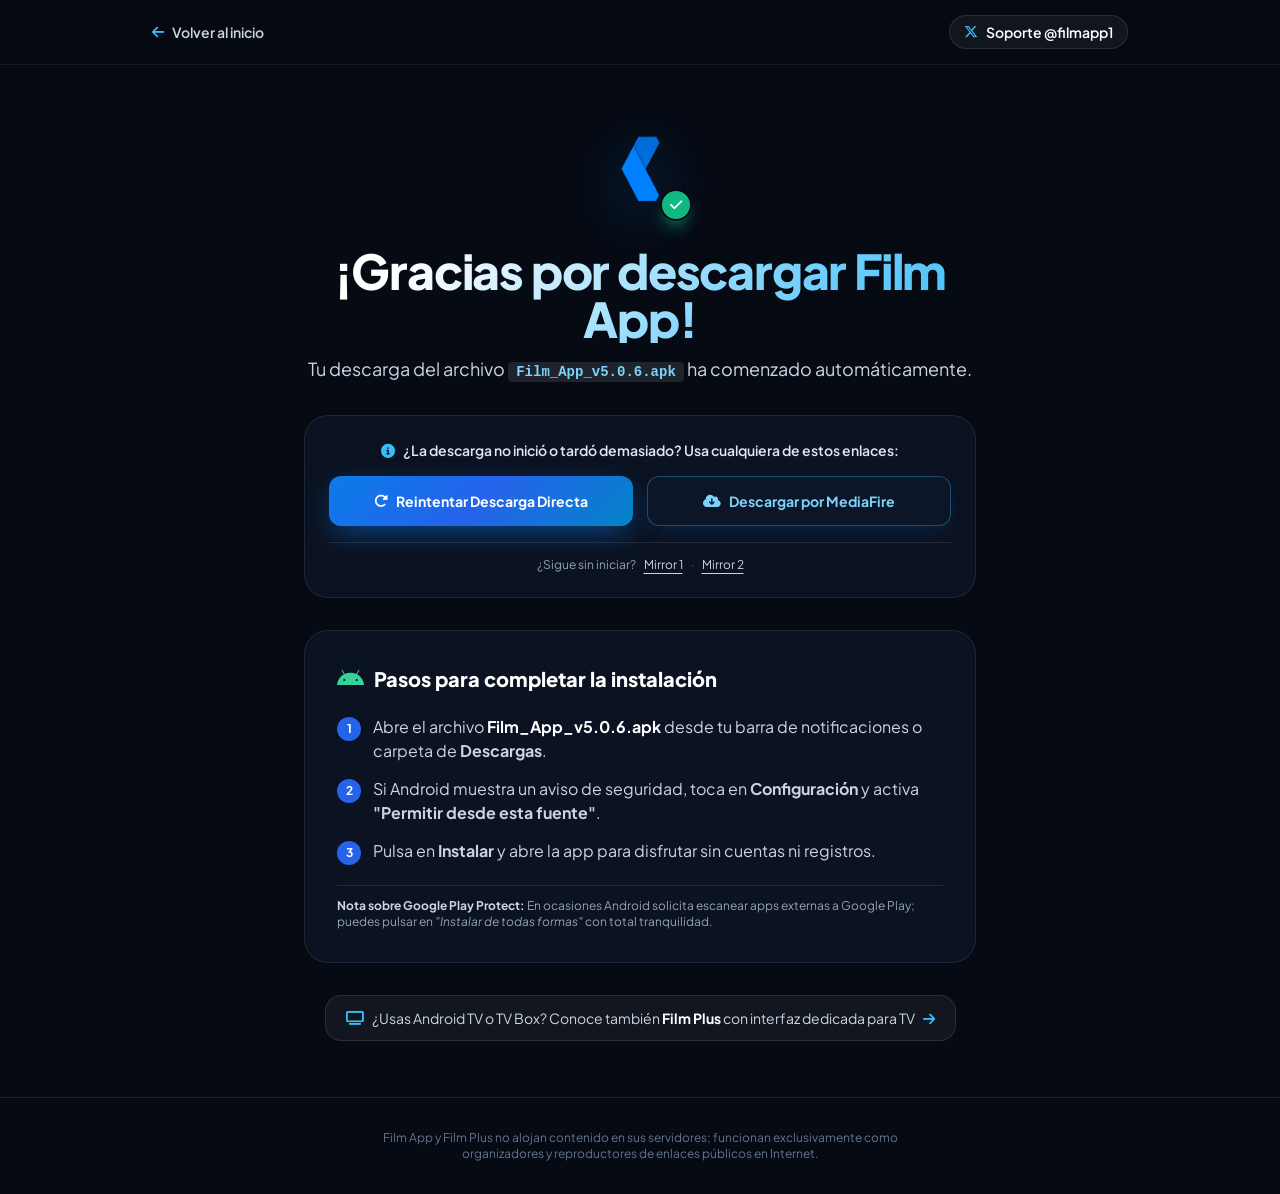
<file: gracias.html>
<!DOCTYPE html>
<html lang="es">
<head>
    <meta charset="UTF-8">
    <meta name="viewport" content="width=device-width, initial-scale=1.0">

    <title>Gracias por descargar Film App | APK Oficial</title>
    <meta name="description" content="Gracias por descargar nuestra aplicación oficial. Sigue estos sencillos pasos para instalar el APK en Android o Android TV, o usa el espejo de MediaFire.">
    <meta name="robots" content="noindex">

    <link rel="icon" type="image/png" sizes="32x32" href="assets/favicon-32x32.png">
    <link rel="icon" type="image/png" sizes="16x16" href="assets/favicon-16x16.png">
    <link rel="apple-touch-icon" sizes="180x180" href="assets/apple-touch-icon.png">

    <link rel="stylesheet" href="https://cdnjs.cloudflare.com/ajax/libs/font-awesome/6.5.0/css/all.min.css">
    <link rel="stylesheet" href="assets/styles.css">
</head>

<body class="antialiased min-h-screen flex flex-col justify-between">

    <!-- NAVBAR -->
    <header class="nav-blur sticky top-0 z-50">
        <div class="max-w-5xl mx-auto px-4 sm:px-6 h-16 flex items-center justify-between">
            <a id="back-link" href="https://film-app.github.io/" class="inline-flex items-center gap-2 text-sm font-semibold text-slate-300 hover:text-white transition">
                <i class="fas fa-arrow-left text-sky-400"></i>
                <span id="back-label">Volver al inicio</span>
            </a>

            <a href="https://x.com/filmapp1" target="_blank" rel="noopener noreferrer"
               class="inline-flex items-center gap-2 px-3.5 py-1.5 rounded-full bg-white/5 hover:bg-white/10 border border-white/10 text-xs sm:text-sm font-semibold text-white transition">
                <i class="fab fa-x-twitter text-sky-400"></i>
                <span>Soporte @filmapp1</span>
            </a>
        </div>
    </header>

    <!-- MAIN CONTENT -->
    <main class="py-14 px-5 flex-1 flex items-center justify-center">
        <div class="max-w-2xl w-full text-center">

            <!-- App Logo + Check Badge -->
            <div class="relative inline-block mb-6">
                <img id="app-logo" src="assets/logo.webp" alt="Logo App" class="w-24 h-24 object-contain mx-auto app-logo-glow">
                <span class="w-8 h-8 rounded-full bg-emerald-500 text-white flex items-center justify-center shadow-lg shadow-emerald-500/40 absolute -bottom-1 -right-1 border-2 border-[#060a13]">
                    <i class="fas fa-check text-sm"></i>
                </span>
            </div>

            <h1 id="thanks-title" class="text-3xl sm:text-5xl font-extrabold tracking-tight mb-3 text-gradient-blue">
                ¡Gracias por descargar Film App!
            </h1>

            <p class="text-slate-300 text-base sm:text-lg mb-8">
                Tu descarga del archivo <code id="apk-filename" class="px-2 py-0.5 rounded bg-white/10 text-sky-300 font-semibold text-sm">Film_App_v5.0.6.apk</code> ha comenzado automáticamente.
            </p>

            <!-- FALLBACK / MIRROR DOWNLOAD BOX -->
            <div class="glass-card rounded-3xl p-6 mb-8 text-center">
                <p class="text-sm font-semibold text-slate-200 mb-4">
                    <i class="fas fa-circle-info text-sky-400 mr-1.5"></i>
                    ¿La descarga no inició o tardó demasiado? Usa cualquiera de estos enlaces:
                </p>

                <div class="grid grid-cols-1 sm:grid-cols-2 gap-3.5">
                    <a id="retry-direct"
                       href="https://github.com/film-app/film-app.github.io/raw/refs/heads/main/Film_App_v5.0.6.apk"
                       class="btn-direct rounded-xl py-3.5 px-5 font-bold text-sm text-white flex items-center justify-center gap-2">
                        <i class="fas fa-rotate-right"></i>
                        <span>Reintentar Descarga Directa</span>
                    </a>

                    <a id="retry-mediafire"
                       href="https://www.mediafire.com/file/uz4irngopemz9eb/Film_App_v5.0.6.apk/file"
                       target="_blank"
                       rel="noopener noreferrer"
                       class="btn-mediafire rounded-xl py-3.5 px-5 font-bold text-sm text-sky-300 flex items-center justify-center gap-2">
                        <i class="fas fa-cloud-arrow-down"></i>
                        <span>Descargar por MediaFire</span>
                    </a>
                </div>

                <!-- Discreet Mirrors -->
                <p class="mt-4 pt-3.5 border-t border-white/10 text-xs text-slate-400">
                    ¿Sigue sin iniciar?
                    <a id="retry-cdn1"
                       href="https://cdn.jsdelivr.net/gh/film-app/film-app.github.io@main/Film_App_v5.0.6.apk"
                       class="ml-1.5 text-slate-300 hover:text-sky-400 underline underline-offset-4 transition">Mirror 1</a>
                    <span class="mx-1.5 text-slate-600">·</span>
                    <a id="retry-cdn2"
                       href="https://rawcdn.githack.com/film-app/film-app.github.io/main/Film_App_v5.0.6.apk"
                       class="text-slate-300 hover:text-sky-400 underline underline-offset-4 transition">Mirror 2</a>
                </p>
            </div>

            <!-- INSTALLATION STEPS -->
            <div class="glass-card rounded-3xl p-6 sm:p-8 text-left space-y-5 mb-8">
                <h2 class="text-lg sm:text-xl font-extrabold text-white flex items-center gap-2.5">
                    <i class="fab fa-android text-emerald-400 text-2xl"></i>
                    <span>Pasos para completar la instalación</span>
                </h2>

                <ol class="space-y-3.5 text-sm sm:text-base text-slate-300">
                    <li class="flex gap-3">
                        <span class="w-6 h-6 rounded-full bg-blue-600 text-white text-xs font-bold flex items-center justify-center shrink-0 mt-0.5">1</span>
                        <span>Abre el archivo <strong id="step-filename" class="text-white">Film_App_v5.0.6.apk</strong> desde tu barra de notificaciones o carpeta de <strong>Descargas</strong>.</span>
                    </li>
                    <li class="flex gap-3">
                        <span class="w-6 h-6 rounded-full bg-blue-600 text-white text-xs font-bold flex items-center justify-center shrink-0 mt-0.5">2</span>
                        <span>Si Android muestra un aviso de seguridad, toca en <strong>Configuración</strong> y activa <strong>"Permitir desde esta fuente"</strong>.</span>
                    </li>
                    <li class="flex gap-3">
                        <span class="w-6 h-6 rounded-full bg-blue-600 text-white text-xs font-bold flex items-center justify-center shrink-0 mt-0.5">3</span>
                        <span>Pulsa en <strong>Instalar</strong> y abre la app para disfrutar sin cuentas ni registros.</span>
                    </li>
                </ol>

                <p class="text-xs text-slate-400 pt-3 border-t border-white/10">
                    <strong class="text-slate-300">Nota sobre Google Play Protect:</strong> En ocasiones Android solicita escanear apps externas a Google Play; puedes pulsar en <em>"Instalar de todas formas"</em> con total tranquilidad.
                </p>
            </div>

            <!-- SISTER APP PROMO -->
            <a id="sister-promo"
               href="plus/"
               class="inline-flex flex-wrap items-center justify-center gap-2 px-5 py-3 rounded-2xl bg-white/5 hover:bg-white/10 border border-white/10 text-xs sm:text-sm text-slate-300 transition">
                <i class="fas fa-tv text-sky-400 shrink-0"></i>
                <span>
                    <span id="sister-text">¿Usas Android TV o TV Box? Conoce también <strong class="text-white">Film Plus</strong> con interfaz dedicada para TV</span>
                    <i class="fas fa-arrow-right text-sky-400 ml-1.5"></i>
                </span>
            </a>

        </div>
    </main>

    <!-- FOOTER -->
    <footer class="py-8 px-5 text-center border-t border-white/10 text-xs text-slate-500">
        <p class="max-w-xl mx-auto">
            Film App y Film Plus no alojan contenido en sus servidores; funcionan exclusivamente como organizadores y reproductores de enlaces públicos en Internet.
        </p>
    </footer>

    <script>
        (function () {
            var params = new URLSearchParams(window.location.search);
            var app = params.get('app');

            if (app === 'film-plus' || app === 'plus') {
                document.title = 'Gracias por descargar Film Plus | APK Oficial';
                document.getElementById('app-logo').src = 'assets/plus.webp';
                document.getElementById('app-logo').alt = 'Film Plus Logo';
                document.getElementById('thanks-title').textContent = '¡Gracias por descargar Film Plus!';
                document.getElementById('apk-filename').textContent = 'Film_Plus_v1.4.7.apk';
                document.getElementById('step-filename').textContent = 'Film_Plus_v1.4.7.apk';
                document.getElementById('retry-direct').href = 'https://github.com/film-app/film-app.github.io/raw/refs/heads/main/Film_Plus_v1.4.7.apk';
                document.getElementById('retry-mediafire').href = 'https://www.mediafire.com/file/l7oq0yyk6backko/Film_Plus_v1.4.7.apk/file';
                document.getElementById('retry-cdn1').href = 'https://cdn.jsdelivr.net/gh/film-app/film-app.github.io@main/Film_Plus_v1.4.7.apk';
                document.getElementById('retry-cdn2').href = 'https://rawcdn.githack.com/film-app/film-app.github.io/main/Film_Plus_v1.4.7.apk';
                document.getElementById('back-link').href = 'plus/';
                document.getElementById('back-label').textContent = 'Volver a Film Plus';
                document.getElementById('sister-promo').href = 'https://film-app.github.io/';
                document.getElementById('sister-text').innerHTML = '¿Quieres probar nuestra interfaz clásica en tu móvil? Conoce <strong class="text-white">Film App v5.0.6</strong>';
            }
        })();
    </script>
</body>
</html>
</file>
<file: assets/styles.css>
@import url('https://fonts.googleapis.com/css2?family=Plus+Jakarta+Sans:wght@400;500;600;700;800&display=swap');

/* Tailwind CSS v3.4.17 (Compiled Production Utilities) */
*, ::before, ::after{--tw-border-spacing-x:0;--tw-border-spacing-y:0;--tw-translate-x:0;--tw-translate-y:0;--tw-rotate:0;--tw-skew-x:0;--tw-skew-y:0;--tw-scale-x:1;--tw-scale-y:1;--tw-pan-x: ;--tw-pan-y: ;--tw-pinch-zoom: ;--tw-scroll-snap-strictness:proximity;--tw-gradient-from-position: ;--tw-gradient-via-position: ;--tw-gradient-to-position: ;--tw-ordinal: ;--tw-slashed-zero: ;--tw-numeric-figure: ;--tw-numeric-spacing: ;--tw-numeric-fraction: ;--tw-ring-inset: ;--tw-ring-offset-width:0px;--tw-ring-offset-color:#fff;--tw-ring-color:rgb(59 130 246 / 0.5);--tw-ring-offset-shadow:0 0 #0000;--tw-ring-shadow:0 0 #0000;--tw-shadow:0 0 #0000;--tw-shadow-colored:0 0 #0000;--tw-blur: ;--tw-brightness: ;--tw-contrast: ;--tw-grayscale: ;--tw-hue-rotate: ;--tw-invert: ;--tw-saturate: ;--tw-sepia: ;--tw-drop-shadow: ;--tw-backdrop-blur: ;--tw-backdrop-brightness: ;--tw-backdrop-contrast: ;--tw-backdrop-grayscale: ;--tw-backdrop-hue-rotate: ;--tw-backdrop-invert: ;--tw-backdrop-opacity: ;--tw-backdrop-saturate: ;--tw-backdrop-sepia: ;--tw-contain-size: ;--tw-contain-layout: ;--tw-contain-paint: ;--tw-contain-style: }::backdrop{--tw-border-spacing-x:0;--tw-border-spacing-y:0;--tw-translate-x:0;--tw-translate-y:0;--tw-rotate:0;--tw-skew-x:0;--tw-skew-y:0;--tw-scale-x:1;--tw-scale-y:1;--tw-pan-x: ;--tw-pan-y: ;--tw-pinch-zoom: ;--tw-scroll-snap-strictness:proximity;--tw-gradient-from-position: ;--tw-gradient-via-position: ;--tw-gradient-to-position: ;--tw-ordinal: ;--tw-slashed-zero: ;--tw-numeric-figure: ;--tw-numeric-spacing: ;--tw-numeric-fraction: ;--tw-ring-inset: ;--tw-ring-offset-width:0px;--tw-ring-offset-color:#fff;--tw-ring-color:rgb(59 130 246 / 0.5);--tw-ring-offset-shadow:0 0 #0000;--tw-ring-shadow:0 0 #0000;--tw-shadow:0 0 #0000;--tw-shadow-colored:0 0 #0000;--tw-blur: ;--tw-brightness: ;--tw-contrast: ;--tw-grayscale: ;--tw-hue-rotate: ;--tw-invert: ;--tw-saturate: ;--tw-sepia: ;--tw-drop-shadow: ;--tw-backdrop-blur: ;--tw-backdrop-brightness: ;--tw-backdrop-contrast: ;--tw-backdrop-grayscale: ;--tw-backdrop-hue-rotate: ;--tw-backdrop-invert: ;--tw-backdrop-opacity: ;--tw-backdrop-saturate: ;--tw-backdrop-sepia: ;--tw-contain-size: ;--tw-contain-layout: ;--tw-contain-paint: ;--tw-contain-style: }/* ! tailwindcss v3.4.17 | MIT License | https://tailwindcss.com */*,::after,::before{box-sizing:border-box;border-width:0;border-style:solid;border-color:#e5e7eb}::after,::before{--tw-content:''}:host,html{line-height:1.5;-webkit-text-size-adjust:100%;-moz-tab-size:4;tab-size:4;font-family:ui-sans-serif, system-ui, sans-serif, "Apple Color Emoji", "Segoe UI Emoji", "Segoe UI Symbol", "Noto Color Emoji";font-feature-settings:normal;font-variation-settings:normal;-webkit-tap-highlight-color:transparent}body{margin:0;line-height:inherit}hr{height:0;color:inherit;border-top-width:1px}abbr:where([title]){-webkit-text-decoration:underline dotted;text-decoration:underline dotted}h1,h2,h3,h4,h5,h6{font-size:inherit;font-weight:inherit}a{color:inherit;text-decoration:inherit}b,strong{font-weight:bolder}code,kbd,pre,samp{font-family:ui-monospace, SFMono-Regular, Menlo, Monaco, Consolas, "Liberation Mono", "Courier New", monospace;font-feature-settings:normal;font-variation-settings:normal;font-size:1em}small{font-size:80%}sub,sup{font-size:75%;line-height:0;position:relative;vertical-align:baseline}sub{bottom:-.25em}sup{top:-.5em}table{text-indent:0;border-color:inherit;border-collapse:collapse}button,input,optgroup,select,textarea{font-family:inherit;font-feature-settings:inherit;font-variation-settings:inherit;font-size:100%;font-weight:inherit;line-height:inherit;letter-spacing:inherit;color:inherit;margin:0;padding:0}button,select{text-transform:none}button,input:where([type=button]),input:where([type=reset]),input:where([type=submit]){-webkit-appearance:button;background-color:transparent;background-image:none}:-moz-focusring{outline:auto}:-moz-ui-invalid{box-shadow:none}progress{vertical-align:baseline}::-webkit-inner-spin-button,::-webkit-outer-spin-button{height:auto}[type=search]{-webkit-appearance:textfield;outline-offset:-2px}::-webkit-search-decoration{-webkit-appearance:none}::-webkit-file-upload-button{-webkit-appearance:button;font:inherit}summary{display:list-item}blockquote,dd,dl,figure,h1,h2,h3,h4,h5,h6,hr,p,pre{margin:0}fieldset{margin:0;padding:0}legend{padding:0}menu,ol,ul{list-style:none;margin:0;padding:0}dialog{padding:0}textarea{resize:vertical}input::placeholder,textarea::placeholder{opacity:1;color:#9ca3af}[role=button],button{cursor:pointer}:disabled{cursor:default}audio,canvas,embed,iframe,img,object,svg,video{display:block;vertical-align:middle}img,video{max-width:100%;height:auto}[hidden]:where(:not([hidden=until-found])){display:none}.fixed{position:fixed}.absolute{position:absolute}.relative{position:relative}.sticky{position:sticky}.inset-x-0{left:0px;right:0px}.-bottom-1{bottom:-0.25rem}.-right-1{right:-0.25rem}.top-0{top:0px}.z-50{z-index:50}.mx-1\.5{margin-left:0.375rem;margin-right:0.375rem}.mx-auto{margin-left:auto;margin-right:auto}.mb-10{margin-bottom:2.5rem}.mb-12{margin-bottom:3rem}.mb-14{margin-bottom:3.5rem}.mb-2{margin-bottom:0.5rem}.mb-3{margin-bottom:0.75rem}.mb-4{margin-bottom:1rem}.mb-5{margin-bottom:1.25rem}.mb-6{margin-bottom:1.5rem}.mb-7{margin-bottom:1.75rem}.mb-8{margin-bottom:2rem}.ml-1\.5{margin-left:0.375rem}.mr-1{margin-right:0.25rem}.mr-1\.5{margin-right:0.375rem}.mt-0\.5{margin-top:0.125rem}.mt-1{margin-top:0.25rem}.mt-2{margin-top:0.5rem}.mt-3{margin-top:0.75rem}.mt-3\.5{margin-top:0.875rem}.mt-4{margin-top:1rem}.mt-6{margin-top:1.5rem}.block{display:block}.inline-block{display:inline-block}.flex{display:flex}.inline-flex{display:inline-flex}.grid{display:grid}.hidden{display:none}.h-10{height:2.5rem}.h-11{height:2.75rem}.h-12{height:3rem}.h-14{height:3.5rem}.h-16{height:4rem}.h-2{height:0.5rem}.h-24{height:6rem}.h-6{height:1.5rem}.h-8{height:2rem}.min-h-screen{min-height:100vh}.w-10{width:2.5rem}.w-11{width:2.75rem}.w-12{width:3rem}.w-14{width:3.5rem}.w-2{width:0.5rem}.w-24{width:6rem}.w-28{width:7rem}.w-6{width:1.5rem}.w-8{width:2rem}.w-full{width:100%}.max-w-2xl{max-width:42rem}.max-w-3xl{max-width:48rem}.max-w-4xl{max-width:56rem}.max-w-5xl{max-width:64rem}.max-w-6xl{max-width:72rem}.max-w-xl{max-width:36rem}.flex-1{flex:1 1 0%}.shrink-0{flex-shrink:0}@keyframes pulse{50%{opacity:.5}}.animate-pulse{animation:pulse 2s cubic-bezier(0.4, 0, 0.6, 1) infinite}.grid-cols-1{grid-template-columns:repeat(1, minmax(0, 1fr))}.grid-cols-2{grid-template-columns:repeat(2, minmax(0, 1fr))}.flex-col{flex-direction:column}.flex-wrap{flex-wrap:wrap}.items-start{align-items:flex-start}.items-center{align-items:center}.justify-center{justify-content:center}.justify-between{justify-content:space-between}.gap-1\.5{gap:0.375rem}.gap-2{gap:0.5rem}.gap-2\.5{gap:0.625rem}.gap-3{gap:0.75rem}.gap-3\.5{gap:0.875rem}.gap-4{gap:1rem}.gap-6{gap:1.5rem}.gap-8{gap:2rem}.gap-x-5{column-gap:1.25rem}.gap-y-2{row-gap:0.5rem}.space-y-3 > :not([hidden]) ~ :not([hidden]){--tw-space-y-reverse:0;margin-top:calc(0.75rem * calc(1 - var(--tw-space-y-reverse)));margin-bottom:calc(0.75rem * var(--tw-space-y-reverse))}.space-y-3\.5 > :not([hidden]) ~ :not([hidden]){--tw-space-y-reverse:0;margin-top:calc(0.875rem * calc(1 - var(--tw-space-y-reverse)));margin-bottom:calc(0.875rem * var(--tw-space-y-reverse))}.space-y-4 > :not([hidden]) ~ :not([hidden]){--tw-space-y-reverse:0;margin-top:calc(1rem * calc(1 - var(--tw-space-y-reverse)));margin-bottom:calc(1rem * var(--tw-space-y-reverse))}.space-y-5 > :not([hidden]) ~ :not([hidden]){--tw-space-y-reverse:0;margin-top:calc(1.25rem * calc(1 - var(--tw-space-y-reverse)));margin-bottom:calc(1.25rem * var(--tw-space-y-reverse))}.space-y-6 > :not([hidden]) ~ :not([hidden]){--tw-space-y-reverse:0;margin-top:calc(1.5rem * calc(1 - var(--tw-space-y-reverse)));margin-bottom:calc(1.5rem * var(--tw-space-y-reverse))}.rounded{border-radius:0.25rem}.rounded-2xl{border-radius:1rem}.rounded-3xl{border-radius:1.5rem}.rounded-full{border-radius:9999px}.rounded-md{border-radius:0.375rem}.rounded-xl{border-radius:0.75rem}.border{border-width:1px}.border-2{border-width:2px}.border-t{border-top-width:1px}.border-\[\#060a13\]{--tw-border-opacity:1;border-color:rgb(6 10 19 / var(--tw-border-opacity, 1))}.border-blue-400\/25{border-color:rgb(96 165 250 / 0.25)}.border-blue-400\/30{border-color:rgb(96 165 250 / 0.3)}.border-blue-400\/40{border-color:rgb(96 165 250 / 0.4)}.border-blue-500\/50{border-color:rgb(59 130 246 / 0.5)}.border-indigo-400\/30{border-color:rgb(129 140 248 / 0.3)}.border-sky-400\/25{border-color:rgb(56 189 248 / 0.25)}.border-sky-400\/30{border-color:rgb(56 189 248 / 0.3)}.border-sky-400\/40{border-color:rgb(56 189 248 / 0.4)}.border-sky-500\/50{border-color:rgb(14 165 233 / 0.5)}.border-white\/10{border-color:rgb(255 255 255 / 0.1)}.border-white\/15{border-color:rgb(255 255 255 / 0.15)}.border-white\/5{border-color:rgb(255 255 255 / 0.05)}.bg-\[\#04070e\]{--tw-bg-opacity:1;background-color:rgb(4 7 14 / var(--tw-bg-opacity, 1))}.bg-blue-500\/10{background-color:rgb(59 130 246 / 0.1)}.bg-blue-500\/15{background-color:rgb(59 130 246 / 0.15)}.bg-blue-500\/20{background-color:rgb(59 130 246 / 0.2)}.bg-blue-600{--tw-bg-opacity:1;background-color:rgb(37 99 235 / var(--tw-bg-opacity, 1))}.bg-blue-600\/20{background-color:rgb(37 99 235 / 0.2)}.bg-blue-600\/25{background-color:rgb(37 99 235 / 0.25)}.bg-emerald-400{--tw-bg-opacity:1;background-color:rgb(52 211 153 / var(--tw-bg-opacity, 1))}.bg-emerald-500{--tw-bg-opacity:1;background-color:rgb(16 185 129 / var(--tw-bg-opacity, 1))}.bg-indigo-500\/15{background-color:rgb(99 102 241 / 0.15)}.bg-sky-500{--tw-bg-opacity:1;background-color:rgb(14 165 233 / var(--tw-bg-opacity, 1))}.bg-sky-500\/15{background-color:rgb(14 165 233 / 0.15)}.bg-sky-500\/20{background-color:rgb(14 165 233 / 0.2)}.bg-sky-500\/25{background-color:rgb(14 165 233 / 0.25)}.bg-slate-900\/80{background-color:rgb(15 23 42 / 0.8)}.bg-slate-900\/90{background-color:rgb(15 23 42 / 0.9)}.bg-slate-950\/40{background-color:rgb(2 6 23 / 0.4)}.bg-white\/10{background-color:rgb(255 255 255 / 0.1)}.bg-white\/20{background-color:rgb(255 255 255 / 0.2)}.bg-white\/5{background-color:rgb(255 255 255 / 0.05)}.object-contain{object-fit:contain}.p-1{padding:0.25rem}.p-5{padding:1.25rem}.p-6{padding:1.5rem}.p-7{padding:1.75rem}.p-8{padding:2rem}.px-1\.5{padding-left:0.375rem;padding-right:0.375rem}.px-2{padding-left:0.5rem;padding-right:0.5rem}.px-3{padding-left:0.75rem;padding-right:0.75rem}.px-3\.5{padding-left:0.875rem;padding-right:0.875rem}.px-4{padding-left:1rem;padding-right:1rem}.px-5{padding-left:1.25rem;padding-right:1.25rem}.px-6{padding-left:1.5rem;padding-right:1.5rem}.py-0\.5{padding-top:0.125rem;padding-bottom:0.125rem}.py-1{padding-top:0.25rem;padding-bottom:0.25rem}.py-1\.5{padding-top:0.375rem;padding-bottom:0.375rem}.py-12{padding-top:3rem;padding-bottom:3rem}.py-14{padding-top:3.5rem;padding-bottom:3.5rem}.py-2\.5{padding-top:0.625rem;padding-bottom:0.625rem}.py-20{padding-top:5rem;padding-bottom:5rem}.py-3{padding-top:0.75rem;padding-bottom:0.75rem}.py-3\.5{padding-top:0.875rem;padding-bottom:0.875rem}.py-4{padding-top:1rem;padding-bottom:1rem}.py-8{padding-top:2rem;padding-bottom:2rem}.pb-20{padding-bottom:5rem}.pt-28{padding-top:7rem}.pt-3{padding-top:0.75rem}.pt-3\.5{padding-top:0.875rem}.pt-4{padding-top:1rem}.text-left{text-align:left}.text-center{text-align:center}.text-2xl{font-size:1.5rem;line-height:2rem}.text-3xl{font-size:1.875rem;line-height:2.25rem}.text-4xl{font-size:2.25rem;line-height:2.5rem}.text-\[10px\]{font-size:10px}.text-base{font-size:1rem;line-height:1.5rem}.text-lg{font-size:1.125rem;line-height:1.75rem}.text-sm{font-size:0.875rem;line-height:1.25rem}.text-xl{font-size:1.25rem;line-height:1.75rem}.text-xs{font-size:0.75rem;line-height:1rem}.font-bold{font-weight:700}.font-extrabold{font-weight:800}.font-medium{font-weight:500}.font-semibold{font-weight:600}.uppercase{text-transform:uppercase}.leading-relaxed{line-height:1.625}.leading-tight{line-height:1.25}.tracking-tight{letter-spacing:-0.025em}.tracking-wider{letter-spacing:0.05em}.tracking-widest{letter-spacing:0.1em}.text-amber-400{--tw-text-opacity:1;color:rgb(251 191 36 / var(--tw-text-opacity, 1))}.text-blue-100\/90{color:rgb(219 234 254 / 0.9)}.text-blue-200{--tw-text-opacity:1;color:rgb(191 219 254 / var(--tw-text-opacity, 1))}.text-blue-300{--tw-text-opacity:1;color:rgb(147 197 253 / var(--tw-text-opacity, 1))}.text-blue-400{--tw-text-opacity:1;color:rgb(96 165 250 / var(--tw-text-opacity, 1))}.text-emerald-400{--tw-text-opacity:1;color:rgb(52 211 153 / var(--tw-text-opacity, 1))}.text-indigo-200{--tw-text-opacity:1;color:rgb(199 210 254 / var(--tw-text-opacity, 1))}.text-sky-200{--tw-text-opacity:1;color:rgb(186 230 253 / var(--tw-text-opacity, 1))}.text-sky-300{--tw-text-opacity:1;color:rgb(125 211 252 / var(--tw-text-opacity, 1))}.text-sky-300\/90{color:rgb(125 211 252 / 0.9)}.text-sky-400{--tw-text-opacity:1;color:rgb(56 189 248 / var(--tw-text-opacity, 1))}.text-slate-200{--tw-text-opacity:1;color:rgb(226 232 240 / var(--tw-text-opacity, 1))}.text-slate-300{--tw-text-opacity:1;color:rgb(203 213 225 / var(--tw-text-opacity, 1))}.text-slate-400{--tw-text-opacity:1;color:rgb(148 163 184 / var(--tw-text-opacity, 1))}.text-slate-500{--tw-text-opacity:1;color:rgb(100 116 139 / var(--tw-text-opacity, 1))}.text-slate-600{--tw-text-opacity:1;color:rgb(71 85 105 / var(--tw-text-opacity, 1))}.text-slate-700{--tw-text-opacity:1;color:rgb(51 65 85 / var(--tw-text-opacity, 1))}.text-slate-950{--tw-text-opacity:1;color:rgb(2 6 23 / var(--tw-text-opacity, 1))}.text-white{--tw-text-opacity:1;color:rgb(255 255 255 / var(--tw-text-opacity, 1))}.underline{-webkit-text-decoration-line:underline;text-decoration-line:underline}.underline-offset-4{text-underline-offset:4px}.antialiased{-webkit-font-smoothing:antialiased;-moz-osx-font-smoothing:grayscale}.shadow-2xl{--tw-shadow:0 25px 50px -12px rgb(0 0 0 / 0.25);--tw-shadow-colored:0 25px 50px -12px var(--tw-shadow-color);box-shadow:var(--tw-ring-offset-shadow, 0 0 #0000), var(--tw-ring-shadow, 0 0 #0000), var(--tw-shadow)}.shadow-inner{--tw-shadow:inset 0 2px 4px 0 rgb(0 0 0 / 0.05);--tw-shadow-colored:inset 0 2px 4px 0 var(--tw-shadow-color);box-shadow:var(--tw-ring-offset-shadow, 0 0 #0000), var(--tw-ring-shadow, 0 0 #0000), var(--tw-shadow)}.shadow-lg{--tw-shadow:0 10px 15px -3px rgb(0 0 0 / 0.1), 0 4px 6px -4px rgb(0 0 0 / 0.1);--tw-shadow-colored:0 10px 15px -3px var(--tw-shadow-color), 0 4px 6px -4px var(--tw-shadow-color);box-shadow:var(--tw-ring-offset-shadow, 0 0 #0000), var(--tw-ring-shadow, 0 0 #0000), var(--tw-shadow)}.shadow-md{--tw-shadow:0 4px 6px -1px rgb(0 0 0 / 0.1), 0 2px 4px -2px rgb(0 0 0 / 0.1);--tw-shadow-colored:0 4px 6px -1px var(--tw-shadow-color), 0 2px 4px -2px var(--tw-shadow-color);box-shadow:var(--tw-ring-offset-shadow, 0 0 #0000), var(--tw-ring-shadow, 0 0 #0000), var(--tw-shadow)}.shadow-blue-600\/30{--tw-shadow-color:rgb(37 99 235 / 0.3);--tw-shadow:var(--tw-shadow-colored)}.shadow-emerald-500\/40{--tw-shadow-color:rgb(16 185 129 / 0.4);--tw-shadow:var(--tw-shadow-colored)}.transition{transition-property:color, background-color, border-color, fill, stroke, opacity, box-shadow, transform, filter, -webkit-text-decoration-color, -webkit-backdrop-filter;transition-property:color, background-color, border-color, text-decoration-color, fill, stroke, opacity, box-shadow, transform, filter, backdrop-filter;transition-property:color, background-color, border-color, text-decoration-color, fill, stroke, opacity, box-shadow, transform, filter, backdrop-filter, -webkit-text-decoration-color, -webkit-backdrop-filter;transition-timing-function:cubic-bezier(0.4, 0, 0.2, 1);transition-duration:150ms}.transition-transform{transition-property:transform;transition-timing-function:cubic-bezier(0.4, 0, 0.2, 1);transition-duration:150ms}.selection\:bg-blue-600 *::selection{--tw-bg-opacity:1;background-color:rgb(37 99 235 / var(--tw-bg-opacity, 1))}.selection\:bg-sky-500 *::selection{--tw-bg-opacity:1;background-color:rgb(14 165 233 / var(--tw-bg-opacity, 1))}.selection\:text-white *::selection{--tw-text-opacity:1;color:rgb(255 255 255 / var(--tw-text-opacity, 1))}.selection\:bg-blue-600::selection{--tw-bg-opacity:1;background-color:rgb(37 99 235 / var(--tw-bg-opacity, 1))}.selection\:bg-sky-500::selection{--tw-bg-opacity:1;background-color:rgb(14 165 233 / var(--tw-bg-opacity, 1))}.selection\:text-white::selection{--tw-text-opacity:1;color:rgb(255 255 255 / var(--tw-text-opacity, 1))}.hover\:border-blue-400\/50:hover{border-color:rgb(96 165 250 / 0.5)}.hover\:border-sky-400\/50:hover{border-color:rgb(56 189 248 / 0.5)}.hover\:border-sky-400\/60:hover{border-color:rgb(56 189 248 / 0.6)}.hover\:bg-blue-500:hover{--tw-bg-opacity:1;background-color:rgb(59 130 246 / var(--tw-bg-opacity, 1))}.hover\:bg-blue-600\/30:hover{background-color:rgb(37 99 235 / 0.3)}.hover\:bg-sky-500\/30:hover{background-color:rgb(14 165 233 / 0.3)}.hover\:bg-slate-800\/90:hover{background-color:rgb(30 41 59 / 0.9)}.hover\:bg-white\/10:hover{background-color:rgb(255 255 255 / 0.1)}.hover\:text-sky-300:hover{--tw-text-opacity:1;color:rgb(125 211 252 / var(--tw-text-opacity, 1))}.hover\:text-sky-400:hover{--tw-text-opacity:1;color:rgb(56 189 248 / var(--tw-text-opacity, 1))}.hover\:text-white:hover{--tw-text-opacity:1;color:rgb(255 255 255 / var(--tw-text-opacity, 1))}.group:hover .group-hover\:translate-x-1{--tw-translate-x:0.25rem;transform:translate(var(--tw-translate-x), var(--tw-translate-y)) rotate(var(--tw-rotate)) skewX(var(--tw-skew-x)) skewY(var(--tw-skew-y)) scaleX(var(--tw-scale-x)) scaleY(var(--tw-scale-y))}.group:hover .group-hover\:scale-110{--tw-scale-x:1.1;--tw-scale-y:1.1;transform:translate(var(--tw-translate-x), var(--tw-translate-y)) rotate(var(--tw-rotate)) skewX(var(--tw-skew-x)) skewY(var(--tw-skew-y)) scaleX(var(--tw-scale-x)) scaleY(var(--tw-scale-y))}@media (min-width: 640px){.sm\:h-20{height:5rem}.sm\:w-36{width:9rem}.sm\:grid-cols-2{grid-template-columns:repeat(2, minmax(0, 1fr))}.sm\:p-6{padding:1.5rem}.sm\:p-7{padding:1.75rem}.sm\:p-8{padding:2rem}.sm\:px-6{padding-left:1.5rem;padding-right:1.5rem}.sm\:text-4xl{font-size:2.25rem;line-height:2.5rem}.sm\:text-5xl{font-size:3rem;line-height:1}.sm\:text-6xl{font-size:3.75rem;line-height:1}.sm\:text-base{font-size:1rem;line-height:1.5rem}.sm\:text-lg{font-size:1.125rem;line-height:1.75rem}.sm\:text-sm{font-size:0.875rem;line-height:1.25rem}.sm\:text-xl{font-size:1.25rem;line-height:1.75rem}}@media (min-width: 768px){.md\:w-40{width:10rem}.md\:grid-cols-2{grid-template-columns:repeat(2, minmax(0, 1fr))}.md\:grid-cols-3{grid-template-columns:repeat(3, minmax(0, 1fr))}.md\:pb-28{padding-bottom:7rem}.md\:pt-36{padding-top:9rem}.md\:text-xl{font-size:1.25rem;line-height:1.75rem}}@media (min-width: 1024px){.lg\:flex{display:flex}.lg\:grid-cols-4{grid-template-columns:repeat(4, minmax(0, 1fr))}.lg\:justify-between{justify-content:space-between}}

/* Custom Cinema UI Styles */
:root {
    --bg-dark: #060a13;
    --bg-surface: #0b1221;
    --brand-primary: #0b7bea;
    --brand-secondary: #38bdf8;
    --glass-bg: rgba(15, 23, 42, 0.65);
    --glass-border: rgba(255, 255, 255, 0.09);
    --glass-border-hover: rgba(56, 189, 248, 0.35);
}

html {
    scroll-behavior: smooth;
}

body {
    background-color: var(--bg-dark);
    color: #f8fafc;
    font-family: 'Plus Jakarta Sans', -apple-system, BlinkMacSystemFont, 'Segoe UI', Roboto, sans-serif;
    overflow-x: hidden;
}

/* Navbar */
.nav-blur {
    background: rgba(6, 10, 19, 0.80);
    backdrop-filter: blur(16px);
    -webkit-backdrop-filter: blur(16px);
    border-bottom: 1px solid rgba(255, 255, 255, 0.07);
}

/* Hero Background with smooth fade into dark body */
.hero-cinema {
    position: relative;
    background-size: cover;
    background-position: center top;
    background-repeat: no-repeat;
}

.hero-cinema::before {
    content: "";
    position: absolute;
    inset: 0;
    background:
        radial-gradient(circle at 50% 22%, rgba(11, 123, 234, 0.20) 0%, transparent 55%),
        linear-gradient(180deg, rgba(6, 10, 19, 0.78) 0%, rgba(6, 10, 19, 0.90) 68%, #060a13 100%);
    backdrop-filter: blur(5px);
    -webkit-backdrop-filter: blur(5px);
}

.hero-cinema > * {
    position: relative;
    z-index: 1;
}

/* Glass Cards */
.glass-card {
    background: var(--glass-bg);
    backdrop-filter: blur(14px);
    -webkit-backdrop-filter: blur(14px);
    border: 1px solid var(--glass-border);
    transition: transform 0.25s ease, border-color 0.25s ease, box-shadow 0.25s ease;
}

.glass-card:hover {
    border-color: var(--glass-border-hover);
    box-shadow: 0 16px 40px -12px rgba(11, 123, 234, 0.18);
}

.glass-card-lift:hover {
    transform: translateY(-4px);
}

/* Buttons */
.btn-direct {
    background: linear-gradient(135deg, #0b7bea 0%, #2563eb 50%, #0284c7 100%);
    box-shadow: 0 10px 30px -6px rgba(11, 123, 234, 0.55);
    transition: transform 0.2s ease, box-shadow 0.2s ease, filter 0.2s ease;
}

.btn-direct:hover {
    transform: translateY(-2px);
    box-shadow: 0 16px 38px -6px rgba(11, 123, 234, 0.75);
    filter: brightness(1.06);
}

.btn-mediafire {
    background: rgba(15, 23, 42, 0.85);
    border: 1px solid rgba(56, 189, 248, 0.35);
    box-shadow: 0 8px 24px -8px rgba(0, 112, 240, 0.25);
    transition: transform 0.2s ease, border-color 0.2s ease, background-color 0.2s ease, box-shadow 0.2s ease;
}

.btn-mediafire:hover {
    transform: translateY(-2px);
    background: rgba(30, 41, 59, 0.92);
    border-color: rgba(56, 189, 248, 0.75);
    box-shadow: 0 12px 30px -6px rgba(56, 189, 248, 0.35);
}

@keyframes subtlePulse {
    0%, 100% {
        box-shadow: 0 10px 30px -6px rgba(11, 123, 234, 0.50);
    }
    50% {
        box-shadow: 0 12px 42px -2px rgba(56, 189, 248, 0.68);
    }
}

.btn-pulse {
    animation: subtlePulse 3s infinite ease-in-out;
}

/* Logo Glow */
.app-logo-glow {
    filter: drop-shadow(0 16px 32px rgba(11, 123, 234, 0.38));
    transition: transform 0.3s ease;
}

.app-logo-glow:hover {
    transform: scale(1.04);
}

/* Gradient Text */
.text-gradient-blue {
    background: linear-gradient(135deg, #ffffff 15%, #7dd3fc 65%, #38bdf8 100%);
    -webkit-background-clip: text;
    -webkit-text-fill-color: transparent;
}

/* Accordion FAQ */
details.faq-item summary {
    list-style: none;
    cursor: pointer;
}

details.faq-item summary::-webkit-details-marker {
    display: none;
}

details.faq-item .faq-chevron {
    transition: transform 0.25s ease;
}

details.faq-item[open] .faq-chevron {
    transform: rotate(180deg);
}

details.faq-item[open] {
    border-color: rgba(56, 189, 248, 0.35);
    background: rgba(15, 23, 42, 0.85);
}
</file>
